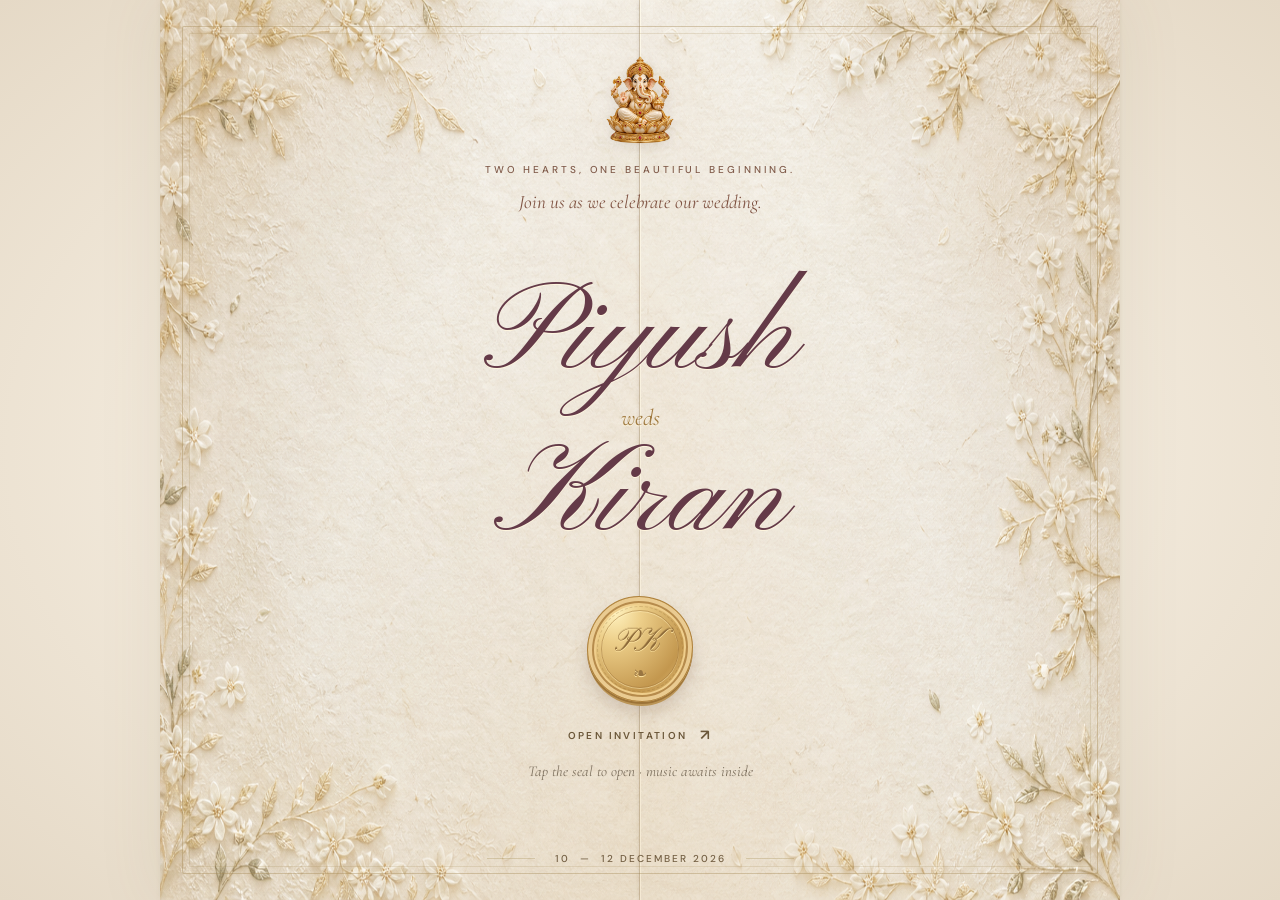
<file: index.html>
<!doctype html>
<html lang="en">
  <head>
    <meta charset="utf-8">
    <meta name="viewport" content="width=device-width, initial-scale=1, viewport-fit=cover">
    <meta name="theme-color" content="#f7f1e5">
    <meta name="description" content="Celebrate the wedding of Piyush and Kiran — 10 to 12 December 2026.">
    <title>Piyush weds Kiran — A Wedding Invitation</title>
    <link rel="preconnect" href="https://fonts.googleapis.com">
    <link rel="preconnect" href="https://fonts.gstatic.com" crossorigin>
    <link href="https://fonts.googleapis.com/css2?family=Bodoni+Moda:opsz,ital,wght@6..96,0,400;6..96,0,500;6..96,0,600;6..96,1,400;6..96,1,500&family=Cormorant+Garamond:ital,wght@0,400;0,500;0,600;1,400;1,500;1,600&family=DM+Sans:opsz,wght@9..40,400;9..40,500;9..40,600;9..40,700&family=Marcellus&family=Pinyon+Script&display=swap" rel="stylesheet">
    <link rel="stylesheet" href="assets/rebuild.css?v=swipe-story-10">
    <link rel="stylesheet" href="assets/door-entrance.css?v=swipe-story-10">
    <link rel="stylesheet" href="assets/ivory-celebrations.css?v=swipe-story-10">
    <link rel="stylesheet" href="assets/final-refinements.css?v=swipe-story-10">
    <link rel="stylesheet" href="assets/couple-and-numerals.css?v=swipe-story-10">
    <link rel="stylesheet" href="assets/story-garden.css?v=swipe-story-10">
    <link rel="stylesheet" href="assets/swipe-story.css?v=swipe-story-10">
    <link rel="stylesheet" href="assets/poetic-story.css?v=poetic-story-12">
  </head>
  <body>
    <audio id="weddingMusic" preload="metadata" loop>
      <source src="music/wedding.mp3" type="audio/mpeg">
    </audio>
    <canvas id="snow" aria-hidden="true"></canvas>
    <canvas id="fireworks" aria-hidden="true"></canvas>

    <button id="soundButton" class="sound-button hidden" type="button" aria-label="Play music">
      <span aria-hidden="true">♫</span><i>Music</i>
    </button>

    <section id="openingScreen" class="screen opening-screen door-entrance" aria-label="Wedding invitation introduction">
      <div class="door-surround" aria-hidden="true"></div>
      <div class="invitation-doors" aria-hidden="true">
        <div class="door-leaf door-left"><span class="door-border"></span></div>
        <div class="door-leaf door-right"><span class="door-border"></span></div>
      </div>
      <div class="envelope-shower" aria-hidden="true">
        <span class="falling-blossom" style="--x:7%;--delay:-0.0s;--duration:13s;--drift:-52px;--size:14px;--spin:180deg"></span>
        <span class="falling-blossom" style="--x:44%;--delay:-1.7s;--duration:16s;--drift:-26px;--size:21px;--spin:209deg"></span>
        <span class="falling-blossom" style="--x:81%;--delay:-3.4s;--duration:19s;--drift:0px;--size:15px;--spin:238deg"></span>
        <span class="falling-blossom" style="--x:18%;--delay:-5.1s;--duration:13s;--drift:26px;--size:22px;--spin:267deg"></span>
        <span class="falling-blossom" style="--x:55%;--delay:-6.8s;--duration:16s;--drift:52px;--size:16px;--spin:296deg"></span>
        <span class="falling-blossom" style="--x:92%;--delay:-8.5s;--duration:19s;--drift:-52px;--size:23px;--spin:325deg"></span>
        <span class="falling-blossom" style="--x:29%;--delay:-10.2s;--duration:13s;--drift:-26px;--size:17px;--spin:354deg"></span>
        <span class="falling-blossom" style="--x:66%;--delay:-11.9s;--duration:16s;--drift:0px;--size:24px;--spin:383deg"></span>
        <span class="falling-blossom" style="--x:3%;--delay:-13.6s;--duration:19s;--drift:26px;--size:18px;--spin:412deg"></span>
        <span class="falling-blossom" style="--x:40%;--delay:-15.3s;--duration:13s;--drift:52px;--size:25px;--spin:441deg"></span>
        <span class="falling-blossom" style="--x:77%;--delay:-17.0s;--duration:16s;--drift:-52px;--size:19px;--spin:470deg"></span>
        <span class="falling-blossom" style="--x:14%;--delay:-18.7s;--duration:19s;--drift:-26px;--size:26px;--spin:499deg"></span>
        <span class="falling-blossom" style="--x:51%;--delay:-20.4s;--duration:13s;--drift:0px;--size:20px;--spin:528deg"></span>
        <span class="falling-blossom" style="--x:88%;--delay:-22.1s;--duration:16s;--drift:26px;--size:14px;--spin:557deg"></span>
        <span class="falling-blossom" style="--x:25%;--delay:-23.8s;--duration:19s;--drift:52px;--size:21px;--spin:586deg"></span>
        <span class="falling-blossom" style="--x:62%;--delay:-25.5s;--duration:13s;--drift:-52px;--size:15px;--spin:615deg"></span>
        <span class="falling-blossom" style="--x:99%;--delay:-27.2s;--duration:16s;--drift:-26px;--size:22px;--spin:644deg"></span>
        <span class="falling-blossom" style="--x:36%;--delay:-28.9s;--duration:19s;--drift:0px;--size:16px;--spin:673deg"></span>
        <span class="falling-blossom" style="--x:73%;--delay:-30.6s;--duration:13s;--drift:26px;--size:23px;--spin:702deg"></span>
        <span class="falling-blossom" style="--x:10%;--delay:-32.3s;--duration:16s;--drift:52px;--size:17px;--spin:731deg"></span>
        <span class="envelope-glint" style="--x:13%;--y:7%;--delay:-0.0s;--duration:4s"></span>
        <span class="envelope-glint" style="--x:42%;--y:30%;--delay:-0.6s;--duration:5s"></span>
        <span class="envelope-glint" style="--x:71%;--y:53%;--delay:-1.2s;--duration:6s"></span>
        <span class="envelope-glint" style="--x:0%;--y:76%;--delay:-1.8s;--duration:7s"></span>
        <span class="envelope-glint" style="--x:29%;--y:4%;--delay:-2.4s;--duration:4s"></span>
        <span class="envelope-glint" style="--x:58%;--y:27%;--delay:-3.0s;--duration:5s"></span>
        <span class="envelope-glint" style="--x:87%;--y:50%;--delay:-3.6s;--duration:6s"></span>
        <span class="envelope-glint" style="--x:16%;--y:73%;--delay:-4.2s;--duration:7s"></span>
        <span class="envelope-glint" style="--x:45%;--y:1%;--delay:-4.8s;--duration:4s"></span>
        <span class="envelope-glint" style="--x:74%;--y:24%;--delay:-5.4s;--duration:5s"></span>
        <span class="envelope-glint" style="--x:3%;--y:47%;--delay:-6.0s;--duration:6s"></span>
        <span class="envelope-glint" style="--x:32%;--y:70%;--delay:-6.6s;--duration:7s"></span>
      </div>
      <main id="openingMessage" class="entrance-content">
        <header class="entrance-heading">
          <img class="ganpati-art envelope-ganpati" src="assets/ganpati.png" alt="Lord Ganesha" width="96" height="112" decoding="async">
          <p class="entrance-eyebrow">Two hearts, one beautiful beginning.</p>
          <p class="entrance-intro">Join us as we celebrate our wedding.</p>
        </header>
        <h1 class="entrance-names" aria-label="Piyush weds Kiran">
          <span>Piyush</span><em>weds</em><span>Kiran</span>
        </h1>
        <div class="entrance-action">
          <button id="continueJourney" class="seal-button" type="button" aria-label="Open the wedding invitation" aria-controls="authScreen" aria-describedby="openingHint">
            <span class="wax-seal" aria-hidden="true"><span class="seal-monogram">PK</span><span class="seal-sprig">❧</span><span class="seal-gloss"></span></span>
            <span class="seal-caption">Open invitation <span aria-hidden="true">↗</span></span>
          </button>
          <p id="openingHint" class="entrance-hint">Tap the seal to open · music awaits inside</p>
        </div>
        <footer class="entrance-footer">
          <span class="entrance-line" aria-hidden="true"></span>
          <p>10 <span>—</span> 12 December 2026</p>
          <span class="entrance-line" aria-hidden="true"></span>
        </footer>
      </main>
      <p id="openingStatus" class="visually-hidden" role="status" aria-live="polite"></p>
    </section>

    <section id="authScreen" class="screen reveal-page auth-screen hidden" aria-label="Open your invitation">
      <div class="ambient-lanterns" aria-hidden="true"><span class="lantern"></span><span class="lantern"></span><span class="lantern"></span></div>
      <div class="screen-shell">
        <div class="screen-intro">
          <p class="eyebrow">A celebration of love and togetherness</p>
          <p class="top-names">Piyush <span>weds</span> Kiran</p>
        </div>
        <article class="reveal-invitation login-card">
          <p class="eyebrow">A reserved place at our celebration</p>
          <div class="reveal-rule" aria-hidden="true"><span>✦</span></div>
          <h1>Open your<br><em>invitation</em></h1>
          <p class="login-copy">Your personal invitation awaits behind a six-digit code.</p>
          <form id="pinForm" class="pin-form" novalidate>
            <label for="pin">Invitation code</label>
            <input id="pin" name="pin" type="text" inputmode="numeric" pattern="[0-9]{6}" autocomplete="one-time-code" maxlength="6" placeholder="Enter six digits" aria-describedby="authError">
            <button class="action-button" type="submit"><span>Open my invitation</span><b aria-hidden="true">→</b></button>
            <p id="authError" class="form-message" role="alert" aria-live="polite"></p>
          </form>
          <div class="mini-countdown" aria-label="Countdown to wedding celebrations">
            <p>Counting down to forever</p>
            <div id="landingCountdown">
              <span><b>00</b><small>Days</small></span>
              <span><b>00</b><small>Hours</small></span>
              <span><b>00</b><small>Minutes</small></span>
              <span><b>00</b><small>Seconds</small></span>
            </div>
          </div>
        </article>
      </div>
    </section>

    <main id="invitation" class="invitation reveal-page hidden" aria-live="polite">
      <div class="ambient-lanterns invitation-lanterns" aria-hidden="true"><span class="lantern"></span><span class="lantern"></span><span class="lantern"></span></div>
      <section class="guest-hero cinema-section">
        <div class="screen-shell">
          <article class="reveal-invitation personal-card">
            <img class="ganpati-art invitation-ganpati" src="assets/ganpati.png" alt="Lord Ganesha" width="96" height="112" loading="lazy" decoding="async">
            <p class="eyebrow">With the blessings of God and our families</p>
            <div class="reveal-rule" aria-hidden="true"><span>✦</span></div>
            <p id="personalGreeting" class="personal-greeting">Dear Guest</p>
            <p class="guest-invite-copy">With love and joy, we invite you to join us as we begin our forever.</p>
            <div class="personal-identity">
            <div class="display-names smaller">
              <strong>Piyush</strong>
              <span class="parent-names">(S/o Smt. Savita Bhalla and <br>Sh. Arvinder Bhalla)</span>
              <span class="amp">weds</span>
              <strong>Kiran</strong>
              <span class="parent-names">(D/o Smt. Sita Chauhan and <br>Late Sh. Balbir Singh Chauhan)</span>
            </div>
              <div class="couple-portrait animated-portrait" aria-hidden="true">
                <span class="couple-halo"></span>
                <img src="assets/couple-wedding-attire.png" alt="" width="512" height="768" loading="lazy" decoding="async">
                <span class="couple-spark couple-spark-one">✧</span><span class="couple-spark couple-spark-two">✦</span>
              </div>
            </div>
            <p class="event-date">10 — 12 December 2026</p>
            <p class="reveal-copy">Your invitation has been prepared with love. We cannot wait to celebrate with you.</p>
            <a class="action-button scroll-link" href="#celebrations"><span>View event details</span><b aria-hidden="true">↓</b></a>
          </article>
        </div>
      </section>

      <section class="countdown-band cinema-section" aria-labelledby="countdown-title">
        <div class="section-heading compact">
          <h2 id="countdown-title">Every moment<br><em>draws closer</em></h2>
          <p class="eyebrow countdown-caption">The celebration begins in…</p>
        </div>
        <div id="countdown" class="grand-countdown" aria-label="Countdown to 12 December 2026 at 9 PM">
          <span><b>00</b><small>Days</small></span>
          <span><b>00</b><small>Hours</small></span>
          <span><b>00</b><small>Minutes</small></span>
          <span><b>00</b><small>Seconds</small></span>
        </div>
      </section>

      <section id="celebrations" class="celebrations cinema-section" aria-labelledby="celebrations-title">
        <header class="section-heading">
          <p class="eyebrow">Your invitation itinerary</p>
          <h2 id="celebrations-title">The Wedding <em>Festivities</em></h2>
          <p>A little colour, a little music, and so much love. Here are the celebrations we look forward to sharing with you.</p>
        </header>
        <div class="events-carousel" role="region" aria-roledescription="carousel" aria-label="Invited wedding events">
          <div id="eventNavigation" class="event-navigation" hidden>
            <p class="swipe-hint"><span aria-hidden="true">↔</span> <span class="touch-hint">Swipe to explore</span><span class="desktop-hint">Explore your itinerary</span></p>
            <div class="event-arrows"><button id="eventPrevious" type="button" aria-label="Previous events" aria-controls="eventList">←</button><button id="eventNext" type="button" aria-label="Next events" aria-controls="eventList">→</button></div>
          </div>
          <div id="eventList" class="event-list"></div>
          <div id="eventPagination" class="event-pagination" hidden><div id="eventDots" class="event-dots" aria-label="Choose events"></div><p id="eventPosition" class="event-position" role="status" aria-live="polite" aria-atomic="true"></p></div>
        </div>
      </section>

      <section class="story-section cinema-section" aria-labelledby="story-title">
        <div class="story-layout">
          <header class="section-heading story-heading">
            <div class="story-emblem" aria-hidden="true"><svg viewBox="0 0 160 90" xmlns="http://www.w3.org/2000/svg"><circle cx="62" cy="46" r="26"/><circle cx="98" cy="46" r="26"/><path d="M80 9L83 17L91 20L83 23L80 31L77 23L69 20L77 17ZM17 47H29M131 47H143M25 38L31 42M25 56L31 52M129 42L135 38M129 52L135 56"/></svg></div>
            <p class="eyebrow">A story, written together</p>
            <h2 id="story-title">From friendship<br>to <em>forever</em></h2>
            <p>One shared path, many milestones, and a promise to keep choosing each other.</p>
          </header>
          <ol class="story-timeline poetic-timeline">
            <li class="poetic-chapter">
              <svg class="story-linework" viewBox="0 0 600 420" preserveAspectRatio="none" aria-hidden="true" focusable="false"><path d="M52 380V110Q52 45 120 45H480Q548 45 548 110V380ZM72 365V115Q72 66 125 66H475Q528 66 528 115V365 M35 380H565 M235 45V27L300 8L365 27V45 M280 30H320"/></svg>
              <div class="poetic-copy"><time datetime="2015">2015</time><h3>Where our paths met</h3><p>In the corridors of our MSc, we found a friendship in 2015. Quietly, a shared chapter began—one that would become our story.</p><span class="story-flourish" aria-hidden="true">✧</span></div>
            </li>
            <li class="poetic-chapter">
              <svg class="story-linework" viewBox="0 0 600 420" preserveAspectRatio="none" aria-hidden="true" focusable="false"><path d="M300 72Q180 35 45 60V365Q180 340 300 385Q420 340 555 365V60Q420 35 300 72 M300 72V105 M300 350V385 M60 80V345 M540 80V345 M270 48Q270 24 300 42Q330 24 330 48Q330 65 300 80Q270 65 270 48"/></svg>
              <div class="poetic-copy"><time datetime="2017">2017</time><h3>The beginning of us</h3><p>On the day of our last MSc exam, she said yes to a committed relationship. One chapter closed; the story of us opened.</p><span class="story-flourish" aria-hidden="true">✧</span></div>
            </li>
            <li class="poetic-chapter">
              <svg class="story-linework" viewBox="0 0 600 420" preserveAspectRatio="none" aria-hidden="true" focusable="false"><path d="M55 380V115L300 20L545 115V380ZM80 360V130 M520 130V360 M225 50V25H190V65 M250 380V352H350V380 M282 81Q282 61 300 75Q318 61 318 81Q318 94 300 105Q282 94 282 81"/></svg>
              <div class="poetic-copy"><time datetime="2019">2019</time><h3>A life woven together</h3><p>In 2019, we began our PhDs together. Through research, learning and shared dreams, we continued to grow side by side.</p><span class="story-flourish" aria-hidden="true">✧</span></div>
            </li>
            <li class="poetic-chapter">
              <svg class="story-linework" viewBox="0 0 600 420" preserveAspectRatio="none" aria-hidden="true" focusable="false"><path d="M50 350V115Q50 35 130 35H470Q550 35 550 115V350 M35 354Q65 330 95 354T155 354T215 354T275 354T335 354T395 354T455 354T515 354T575 354 M35 375Q65 351 95 375T155 375T215 375T275 375T335 375T395 375T455 375T515 375T575 375 M280 76A20 20 0 1 0 320 76 M282 54L300 35L318 54L300 72Z"/></svg>
              <div class="poetic-copy"><time datetime="2024-07">July 2024</time><h3>Where the sea heard yes</h3><p>On a beach in Quy Nhon, Vietnam, I asked her to marry me. She said yes, and the waves carried the beginning of our forever.</p><span class="story-flourish" aria-hidden="true">✧</span></div>
            </li>
            <li class="poetic-chapter">
              <svg class="story-linework" viewBox="0 0 600 420" preserveAspectRatio="none" aria-hidden="true" focusable="false"><path d="M55 380V105H545V380 M35 380H565 M35 105L300 20L565 105Z M80 120V365 M520 120V365 M55 105Q110 150 165 105Q220 150 275 105 M325 105Q380 150 435 105Q490 150 545 105 M288 72A14 14 0 1 0 288 100A14 14 0 1 0 288 72 M312 72A14 14 0 1 0 312 100A14 14 0 1 0 312 72"/></svg>
              <div class="poetic-copy"><time datetime="2024-11">November 2024</time><h3>Two families, one promise</h3><p>Our Roka brought our families together in November. Surrounded by their love, our promise found a place in all their hearts.</p><span class="story-flourish" aria-hidden="true">✧</span></div>
            </li>
            <li class="poetic-chapter">
              <svg class="story-linework" viewBox="0 0 600 420" preserveAspectRatio="none" aria-hidden="true" focusable="false"><path d="M80 50H510Q545 50 545 80V350Q545 380 510 380H80Q50 380 50 350V80Q50 50 80 50 M80 50V350Q80 380 50 350 M80 350H520 M240 68L300 40L360 68L300 96Z M265 83V103Q300 125 335 103V83 M360 68V114 M365 114L360 130L355 114 M480 350V400L497 387L514 400V350"/></svg>
              <div class="poetic-copy"><time datetime="2025">2025</time><h3>Two doctors, one dream</h3><p>In 2025, we earned our PhD degrees and became doctors together. Years of work became a shared joy—another dream reached hand in hand.</p><span class="story-flourish" aria-hidden="true">✧</span></div>
            </li>
          </ol>
        </div>
      </section>

      <section class="rsvp-section cinema-section" aria-labelledby="rsvp-title">
        <div class="rsvp-intro">
          <p class="eyebrow">Kindly respond</p>
          <h2 id="rsvp-title">We Look Forward to<br><em>Celebrating With You</em></h2>
          <p>Your response helps us prepare a beautiful celebration for you.</p>
        </div>
        <article class="reveal-invitation rsvp-card">
          <form id="rsvpForm">
            <div class="form-field wide">
              <label for="attending">Will you be joining us?</label>
              <select id="attending" name="attending" required>
                <option value="">Select your response</option>
                <option value="yes">With joy, I will attend</option>
                <option value="no">With regret, I will not be able to attend</option>
              </select>
            </div>
            <div class="form-field wide">
              <label for="rsvpName">Name</label>
              <input id="rsvpName" name="name" type="text" autocomplete="name" required>
            </div>
            <div id="attendanceDetails" class="attendance-details">
              <div class="form-field">
                <label for="arrivalDate">Date of arrival</label>
                <input id="arrivalDate" name="arrivalDate" type="date">
              </div>
              <div class="form-field">
                <label for="guests">Number of people</label>
                <input id="guests" name="guests" type="number" min="1" max="20" inputmode="numeric">
              </div>
              <fieldset class="meal-field">
                <legend>Meal preference</legend>
                <div class="meal-options">
                  <label class="meal-option veg"><input type="radio" name="mealPreference" value="Veg"><span><i aria-hidden="true"></i>Veg</span></label>
                  <label class="meal-option nonveg"><input type="radio" name="mealPreference" value="Non-veg"><span><i aria-hidden="true"></i>Non-veg</span></label>
                </div>
              </fieldset>
            </div>
            <div class="form-field wide">
              <label for="message">Message for the couple</label>
              <textarea id="message" name="message" rows="4" placeholder="Share your wishes…"></textarea>
            </div>
            <button class="action-button submit-rsvp" type="submit"><span>Send RSVP</span><b aria-hidden="true">→</b></button>
          </form>
          <div class="rsvp-actions">
            <button id="editRsvp" class="text-button hidden" type="button">Edit my RSVP</button>
            <button id="clearRsvp" class="text-button hidden" type="button">Clear my RSVP</button>
          </div>
          <p id="rsvpStatus" class="form-message status-message" aria-live="polite"></p>
        </article>
      </section>

      <footer class="site-footer cinema-section">
        <img class="footer-together" src="assets/footer-together.png" alt="Piyush and Kiran walking hand in hand into their next chapter" width="1024" height="1536" loading="lazy" decoding="async">
        <p class="footer-names">Piyush <span>weds</span> Kiran</p>
        <p>With love and gratitude, we look forward to celebrating with you.</p>
      </footer>
    </main>

    <script src="assets/event-designs.js?v=swipe-story-10" defer></script>
    <script src="assets/event-carousel.js?v=swipe-story-10" defer></script>
    <script src="assets/app.js?v=swipe-story-10" defer></script>
  </body>
</html>
</file>
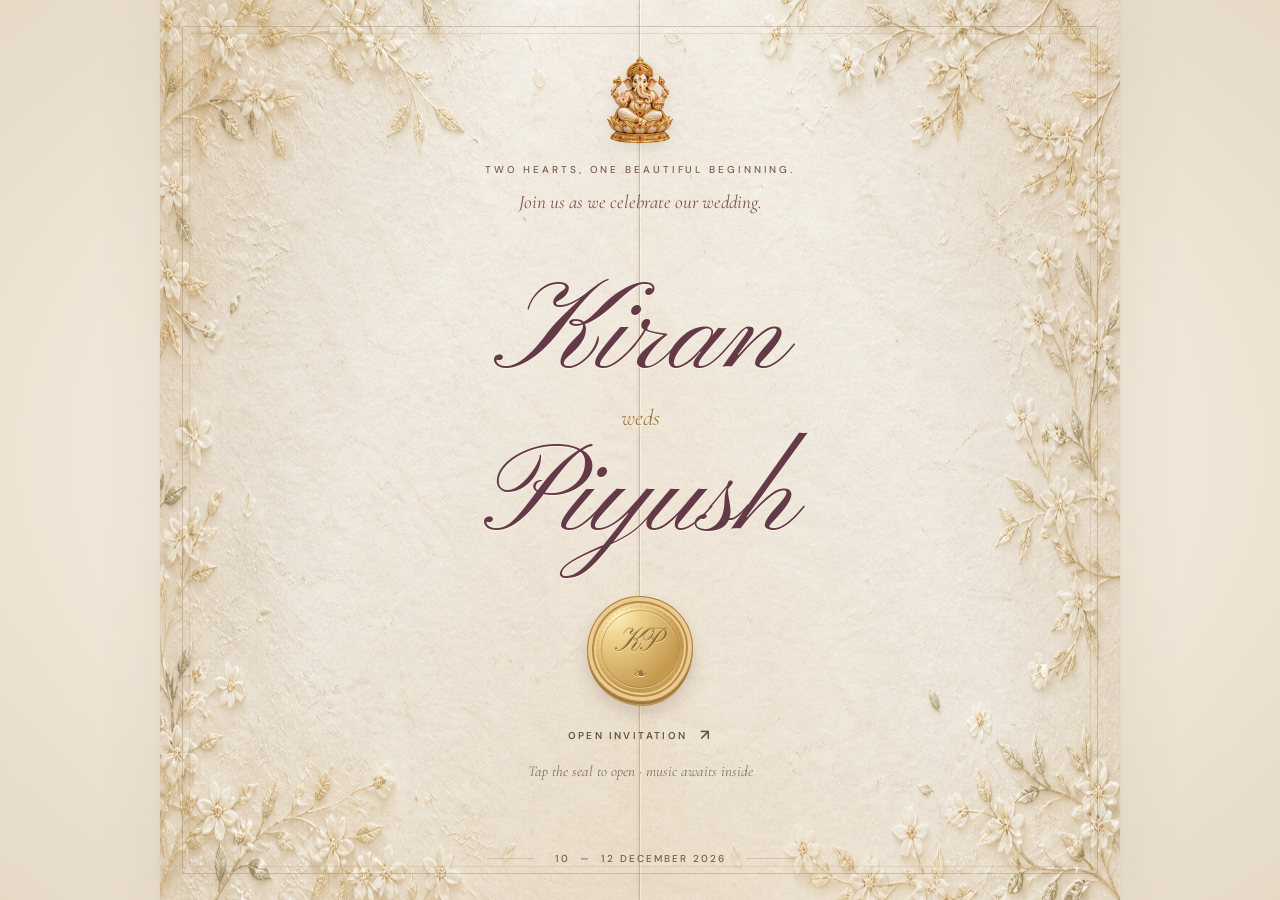
<file: bride/index.html>
<!doctype html>
<html lang="en">
  <head>
    <meta charset="utf-8">
    <meta name="viewport" content="width=device-width, initial-scale=1, viewport-fit=cover">
    <meta name="theme-color" content="#f7f1e5">
    <meta name="description" content="Celebrate the wedding of Kiran and Piyush — 10 to 12 December 2026.">
    <title>Kiran weds Piyush — A Wedding Invitation</title>
    <link rel="preconnect" href="https://fonts.googleapis.com">
    <link rel="preconnect" href="https://fonts.gstatic.com" crossorigin>
    <link href="https://fonts.googleapis.com/css2?family=Bodoni+Moda:opsz,ital,wght@6..96,0,400;6..96,0,500;6..96,0,600;6..96,1,400;6..96,1,500&family=Cormorant+Garamond:ital,wght@0,400;0,500;0,600;1,400;1,500;1,600&family=DM+Sans:opsz,wght@9..40,400;9..40,500;9..40,600;9..40,700&family=Marcellus&family=Pinyon+Script&display=swap" rel="stylesheet">
    <link rel="stylesheet" href="../assets/rebuild.css?v=swipe-story-10">
    <link rel="stylesheet" href="../assets/door-entrance.css?v=swipe-story-10">
    <link rel="stylesheet" href="../assets/ivory-celebrations.css?v=swipe-story-10">
    <link rel="stylesheet" href="../assets/final-refinements.css?v=swipe-story-10">
    <link rel="stylesheet" href="../assets/couple-and-numerals.css?v=swipe-story-10">
    <link rel="stylesheet" href="../assets/story-garden.css?v=swipe-story-10">
    <link rel="stylesheet" href="../assets/swipe-story.css?v=swipe-story-10">
    <link rel="stylesheet" href="../assets/poetic-story.css?v=poetic-story-12">
  </head>
  <body data-invitation-side="bride">
    <audio id="weddingMusic" preload="metadata" loop>
      <source src="../music/wedding.mp3" type="audio/mpeg">
    </audio>
    <canvas id="snow" aria-hidden="true"></canvas>
    <canvas id="fireworks" aria-hidden="true"></canvas>

    <button id="soundButton" class="sound-button hidden" type="button" aria-label="Play music">
      <span aria-hidden="true">♫</span><i>Music</i>
    </button>

    <section id="openingScreen" class="screen opening-screen door-entrance" aria-label="Wedding invitation introduction">
      <div class="door-surround" aria-hidden="true"></div>
      <div class="invitation-doors" aria-hidden="true">
        <div class="door-leaf door-left"><span class="door-border"></span></div>
        <div class="door-leaf door-right"><span class="door-border"></span></div>
      </div>
      <div class="envelope-shower" aria-hidden="true">
        <span class="falling-blossom" style="--x:7%;--delay:-0.0s;--duration:13s;--drift:-52px;--size:14px;--spin:180deg"></span>
        <span class="falling-blossom" style="--x:44%;--delay:-1.7s;--duration:16s;--drift:-26px;--size:21px;--spin:209deg"></span>
        <span class="falling-blossom" style="--x:81%;--delay:-3.4s;--duration:19s;--drift:0px;--size:15px;--spin:238deg"></span>
        <span class="falling-blossom" style="--x:18%;--delay:-5.1s;--duration:13s;--drift:26px;--size:22px;--spin:267deg"></span>
        <span class="falling-blossom" style="--x:55%;--delay:-6.8s;--duration:16s;--drift:52px;--size:16px;--spin:296deg"></span>
        <span class="falling-blossom" style="--x:92%;--delay:-8.5s;--duration:19s;--drift:-52px;--size:23px;--spin:325deg"></span>
        <span class="falling-blossom" style="--x:29%;--delay:-10.2s;--duration:13s;--drift:-26px;--size:17px;--spin:354deg"></span>
        <span class="falling-blossom" style="--x:66%;--delay:-11.9s;--duration:16s;--drift:0px;--size:24px;--spin:383deg"></span>
        <span class="falling-blossom" style="--x:3%;--delay:-13.6s;--duration:19s;--drift:26px;--size:18px;--spin:412deg"></span>
        <span class="falling-blossom" style="--x:40%;--delay:-15.3s;--duration:13s;--drift:52px;--size:25px;--spin:441deg"></span>
        <span class="falling-blossom" style="--x:77%;--delay:-17.0s;--duration:16s;--drift:-52px;--size:19px;--spin:470deg"></span>
        <span class="falling-blossom" style="--x:14%;--delay:-18.7s;--duration:19s;--drift:-26px;--size:26px;--spin:499deg"></span>
        <span class="falling-blossom" style="--x:51%;--delay:-20.4s;--duration:13s;--drift:0px;--size:20px;--spin:528deg"></span>
        <span class="falling-blossom" style="--x:88%;--delay:-22.1s;--duration:16s;--drift:26px;--size:14px;--spin:557deg"></span>
        <span class="falling-blossom" style="--x:25%;--delay:-23.8s;--duration:19s;--drift:52px;--size:21px;--spin:586deg"></span>
        <span class="falling-blossom" style="--x:62%;--delay:-25.5s;--duration:13s;--drift:-52px;--size:15px;--spin:615deg"></span>
        <span class="falling-blossom" style="--x:99%;--delay:-27.2s;--duration:16s;--drift:-26px;--size:22px;--spin:644deg"></span>
        <span class="falling-blossom" style="--x:36%;--delay:-28.9s;--duration:19s;--drift:0px;--size:16px;--spin:673deg"></span>
        <span class="falling-blossom" style="--x:73%;--delay:-30.6s;--duration:13s;--drift:26px;--size:23px;--spin:702deg"></span>
        <span class="falling-blossom" style="--x:10%;--delay:-32.3s;--duration:16s;--drift:52px;--size:17px;--spin:731deg"></span>
        <span class="envelope-glint" style="--x:13%;--y:7%;--delay:-0.0s;--duration:4s"></span>
        <span class="envelope-glint" style="--x:42%;--y:30%;--delay:-0.6s;--duration:5s"></span>
        <span class="envelope-glint" style="--x:71%;--y:53%;--delay:-1.2s;--duration:6s"></span>
        <span class="envelope-glint" style="--x:0%;--y:76%;--delay:-1.8s;--duration:7s"></span>
        <span class="envelope-glint" style="--x:29%;--y:4%;--delay:-2.4s;--duration:4s"></span>
        <span class="envelope-glint" style="--x:58%;--y:27%;--delay:-3.0s;--duration:5s"></span>
        <span class="envelope-glint" style="--x:87%;--y:50%;--delay:-3.6s;--duration:6s"></span>
        <span class="envelope-glint" style="--x:16%;--y:73%;--delay:-4.2s;--duration:7s"></span>
        <span class="envelope-glint" style="--x:45%;--y:1%;--delay:-4.8s;--duration:4s"></span>
        <span class="envelope-glint" style="--x:74%;--y:24%;--delay:-5.4s;--duration:5s"></span>
        <span class="envelope-glint" style="--x:3%;--y:47%;--delay:-6.0s;--duration:6s"></span>
        <span class="envelope-glint" style="--x:32%;--y:70%;--delay:-6.6s;--duration:7s"></span>
      </div>
      <main id="openingMessage" class="entrance-content">
        <header class="entrance-heading">
          <img class="ganpati-art envelope-ganpati" src="../assets/ganpati.png" alt="Lord Ganesha" width="96" height="112" decoding="async">
          <p class="entrance-eyebrow">Two hearts, one beautiful beginning.</p>
          <p class="entrance-intro">Join us as we celebrate our wedding.</p>
        </header>
        <h1 class="entrance-names" aria-label="Kiran weds Piyush">
          <span>Kiran</span><em>weds</em><span>Piyush</span>
        </h1>
        <div class="entrance-action">
          <button id="continueJourney" class="seal-button" type="button" aria-label="Open the wedding invitation" aria-controls="authScreen" aria-describedby="openingHint">
            <span class="wax-seal" aria-hidden="true"><span class="seal-monogram">KP</span><span class="seal-sprig">❧</span><span class="seal-gloss"></span></span>
            <span class="seal-caption">Open invitation <span aria-hidden="true">↗</span></span>
          </button>
          <p id="openingHint" class="entrance-hint">Tap the seal to open · music awaits inside</p>
        </div>
        <footer class="entrance-footer">
          <span class="entrance-line" aria-hidden="true"></span>
          <p>10 <span>—</span> 12 December 2026</p>
          <span class="entrance-line" aria-hidden="true"></span>
        </footer>
      </main>
      <p id="openingStatus" class="visually-hidden" role="status" aria-live="polite"></p>
    </section>

    <section id="authScreen" class="screen reveal-page auth-screen hidden" aria-label="Open your invitation">
      <div class="ambient-lanterns" aria-hidden="true"><span class="lantern"></span><span class="lantern"></span><span class="lantern"></span></div>
      <div class="screen-shell">
        <div class="screen-intro">
          <p class="eyebrow">A celebration of love and togetherness</p>
          <p class="top-names">Kiran <span>weds</span> Piyush</p>
        </div>
        <article class="reveal-invitation login-card">
          <p class="eyebrow">A reserved place at our celebration</p>
          <div class="reveal-rule" aria-hidden="true"><span>✦</span></div>
          <h1>Open your<br><em>invitation</em></h1>
          <p class="login-copy">Your personal invitation awaits behind a six-digit code.</p>
          <form id="pinForm" class="pin-form" novalidate>
            <label for="pin">Invitation code</label>
            <input id="pin" name="pin" type="text" inputmode="numeric" pattern="[0-9]{6}" autocomplete="one-time-code" maxlength="6" placeholder="Enter six digits" aria-describedby="authError">
            <button class="action-button" type="submit"><span>Open my invitation</span><b aria-hidden="true">→</b></button>
            <p id="authError" class="form-message" role="alert" aria-live="polite"></p>
          </form>
          <div class="mini-countdown" aria-label="Countdown to wedding celebrations">
            <p>Counting down to forever</p>
            <div id="landingCountdown">
              <span><b>00</b><small>Days</small></span>
              <span><b>00</b><small>Hours</small></span>
              <span><b>00</b><small>Minutes</small></span>
              <span><b>00</b><small>Seconds</small></span>
            </div>
          </div>
        </article>
      </div>
    </section>

    <main id="invitation" class="invitation reveal-page hidden" aria-live="polite">
      <div class="ambient-lanterns invitation-lanterns" aria-hidden="true"><span class="lantern"></span><span class="lantern"></span><span class="lantern"></span></div>
      <section class="guest-hero cinema-section">
        <div class="screen-shell">
          <article class="reveal-invitation personal-card">
            <img class="ganpati-art invitation-ganpati" src="../assets/ganpati.png" alt="Lord Ganesha" width="96" height="112" loading="lazy" decoding="async">
            <p class="eyebrow">With the blessings of God and our families</p>
            <div class="reveal-rule" aria-hidden="true"><span>✦</span></div>
            <p id="personalGreeting" class="personal-greeting">Dear Guest</p>
            <p class="guest-invite-copy">With love and joy, we invite you to join us as we begin our forever.</p>
            <div class="personal-identity">
            <div class="display-names smaller">
              <strong>Kiran</strong>
              <span class="parent-names">(D/o Smt. Sita Chauhan and <br>Late Sh. Balbir Singh Chauhan)</span>
              <span class="amp">weds</span>
              <strong>Piyush</strong>
              <span class="parent-names">(S/o Smt. Savita Bhalla and <br>Sh. Arvinder Bhalla)</span>
            </div>
              <div class="couple-portrait animated-portrait" aria-hidden="true">
                <span class="couple-halo"></span>
                <img src="../assets/couple-wedding-attire.png" alt="" width="512" height="768" loading="lazy" decoding="async">
                <span class="couple-spark couple-spark-one">✧</span><span class="couple-spark couple-spark-two">✦</span>
              </div>
            </div>
            <p class="event-date">10 — 12 December 2026</p>
            <p class="reveal-copy">Your invitation has been prepared with love. We cannot wait to celebrate with you.</p>
            <a class="action-button scroll-link" href="#celebrations"><span>View event details</span><b aria-hidden="true">↓</b></a>
          </article>
        </div>
      </section>

      <section class="countdown-band cinema-section" aria-labelledby="countdown-title">
        <div class="section-heading compact">
          <h2 id="countdown-title">Every moment<br><em>draws closer</em></h2>
          <p class="eyebrow countdown-caption">The celebration begins in…</p>
        </div>
        <div id="countdown" class="grand-countdown" aria-label="Countdown to 12 December 2026 at 9 PM">
          <span><b>00</b><small>Days</small></span>
          <span><b>00</b><small>Hours</small></span>
          <span><b>00</b><small>Minutes</small></span>
          <span><b>00</b><small>Seconds</small></span>
        </div>
      </section>

      <section id="celebrations" class="celebrations cinema-section" aria-labelledby="celebrations-title">
        <header class="section-heading">
          <p class="eyebrow">Your invitation itinerary</p>
          <h2 id="celebrations-title">The Wedding <em>Festivities</em></h2>
          <p>A little colour, a little music, and so much love. Here are the celebrations we look forward to sharing with you.</p>
        </header>
        <div class="events-carousel" role="region" aria-roledescription="carousel" aria-label="Invited wedding events">
          <div id="eventNavigation" class="event-navigation" hidden>
            <p class="swipe-hint"><span aria-hidden="true">↔</span> <span class="touch-hint">Swipe to explore</span><span class="desktop-hint">Explore your itinerary</span></p>
            <div class="event-arrows"><button id="eventPrevious" type="button" aria-label="Previous events" aria-controls="eventList">←</button><button id="eventNext" type="button" aria-label="Next events" aria-controls="eventList">→</button></div>
          </div>
          <div id="eventList" class="event-list"></div>
          <div id="eventPagination" class="event-pagination" hidden><div id="eventDots" class="event-dots" aria-label="Choose events"></div><p id="eventPosition" class="event-position" role="status" aria-live="polite" aria-atomic="true"></p></div>
        </div>
      </section>

      <section class="story-section cinema-section" aria-labelledby="story-title">
        <div class="story-layout">
          <header class="section-heading story-heading">
            <div class="story-emblem" aria-hidden="true"><svg viewBox="0 0 160 90" xmlns="http://www.w3.org/2000/svg"><circle cx="62" cy="46" r="26"/><circle cx="98" cy="46" r="26"/><path d="M80 9L83 17L91 20L83 23L80 31L77 23L69 20L77 17ZM17 47H29M131 47H143M25 38L31 42M25 56L31 52M129 42L135 38M129 52L135 56"/></svg></div>
            <p class="eyebrow">Our story, through my eyes</p>
            <h2 id="story-title">From friendship<br>to <em>forever</em></h2>
            <p>From meeting Piyush to building our dreams together—these are the moments that brought us here.</p>
          </header>
          <ol class="story-timeline poetic-timeline">
            <li class="poetic-chapter">
              <svg class="story-linework" viewBox="0 0 600 420" preserveAspectRatio="none" aria-hidden="true" focusable="false"><path d="M52 380V110Q52 45 120 45H480Q548 45 548 110V380ZM72 365V115Q72 66 125 66H475Q528 66 528 115V365 M35 380H565 M235 45V27L300 8L365 27V45 M280 30H320"/></svg>
              <div class="poetic-copy"><time datetime="2015">2015</time><h3>Where our paths met</h3><p>In the corridors of our MSc, I met Piyush in 2015. A friendship began, quietly becoming the first chapter of our story.</p><span class="story-flourish" aria-hidden="true">✧</span></div>
            </li>
            <li class="poetic-chapter">
              <svg class="story-linework" viewBox="0 0 600 420" preserveAspectRatio="none" aria-hidden="true" focusable="false"><path d="M300 72Q180 35 45 60V365Q180 340 300 385Q420 340 555 365V60Q420 35 300 72 M300 72V105 M300 350V385 M60 80V345 M540 80V345 M270 48Q270 24 300 42Q330 24 330 48Q330 65 300 80Q270 65 270 48"/></svg>
              <div class="poetic-copy"><time datetime="2017">2017</time><h3>The beginning of us</h3><p>On the day of our last MSc exam, I said yes to a committed relationship with Piyush. One chapter closed; the story of us opened.</p><span class="story-flourish" aria-hidden="true">✧</span></div>
            </li>
            <li class="poetic-chapter">
              <svg class="story-linework" viewBox="0 0 600 420" preserveAspectRatio="none" aria-hidden="true" focusable="false"><path d="M55 380V115L300 20L545 115V380ZM80 360V130 M520 130V360 M225 50V25H190V65 M250 380V352H350V380 M282 81Q282 61 300 75Q318 61 318 81Q318 94 300 105Q282 94 282 81"/></svg>
              <div class="poetic-copy"><time datetime="2019">2019</time><h3>A life woven together</h3><p>In 2019, Piyush and I began our PhDs together. Through research, learning and shared dreams, we continued to grow side by side.</p><span class="story-flourish" aria-hidden="true">✧</span></div>
            </li>
            <li class="poetic-chapter">
              <svg class="story-linework" viewBox="0 0 600 420" preserveAspectRatio="none" aria-hidden="true" focusable="false"><path d="M50 350V115Q50 35 130 35H470Q550 35 550 115V350 M35 354Q65 330 95 354T155 354T215 354T275 354T335 354T395 354T455 354T515 354T575 354 M35 375Q65 351 95 375T155 375T215 375T275 375T335 375T395 375T455 375T515 375T575 375 M280 76A20 20 0 1 0 320 76 M282 54L300 35L318 54L300 72Z"/></svg>
              <div class="poetic-copy"><time datetime="2024-07">July 2024</time><h3>Where the sea heard yes</h3><p>On a beach in Quy Nhon, Vietnam, Piyush asked me to marry him. I said yes, and the waves carried the beginning of our forever.</p><span class="story-flourish" aria-hidden="true">✧</span></div>
            </li>
            <li class="poetic-chapter">
              <svg class="story-linework" viewBox="0 0 600 420" preserveAspectRatio="none" aria-hidden="true" focusable="false"><path d="M55 380V105H545V380 M35 380H565 M35 105L300 20L565 105Z M80 120V365 M520 120V365 M55 105Q110 150 165 105Q220 150 275 105 M325 105Q380 150 435 105Q490 150 545 105 M288 72A14 14 0 1 0 288 100A14 14 0 1 0 288 72 M312 72A14 14 0 1 0 312 100A14 14 0 1 0 312 72"/></svg>
              <div class="poetic-copy"><time datetime="2024-11">November 2024</time><h3>Two families, one promise</h3><p>Our Roka brought our families together in November. Surrounded by their love, our promise found a place in all their hearts.</p><span class="story-flourish" aria-hidden="true">✧</span></div>
            </li>
            <li class="poetic-chapter">
              <svg class="story-linework" viewBox="0 0 600 420" preserveAspectRatio="none" aria-hidden="true" focusable="false"><path d="M80 50H510Q545 50 545 80V350Q545 380 510 380H80Q50 380 50 350V80Q50 50 80 50 M80 50V350Q80 380 50 350 M80 350H520 M240 68L300 40L360 68L300 96Z M265 83V103Q300 125 335 103V83 M360 68V114 M365 114L360 130L355 114 M480 350V400L497 387L514 400V350"/></svg>
              <div class="poetic-copy"><time datetime="2025">2025</time><h3>Two doctors, one dream</h3><p>In 2025, Piyush and I earned our PhD degrees and became doctors together. Years of work became a shared joy—another dream reached hand in hand.</p><span class="story-flourish" aria-hidden="true">✧</span></div>
            </li>
          </ol>
        </div>
      </section>

      <section class="rsvp-section cinema-section" aria-labelledby="rsvp-title">
        <div class="rsvp-intro">
          <p class="eyebrow">Kindly respond</p>
          <h2 id="rsvp-title">We Look Forward to<br><em>Celebrating With You</em></h2>
          <p>Your response helps us prepare a beautiful celebration for you.</p>
        </div>
        <article class="reveal-invitation rsvp-card">
          <form id="rsvpForm">
            <div class="form-field wide">
              <label for="attending">Will you be joining us?</label>
              <select id="attending" name="attending" required>
                <option value="">Select your response</option>
                <option value="yes">With joy, I will attend</option>
                <option value="no">With regret, I will not be able to attend</option>
              </select>
            </div>
            <div class="form-field wide">
              <label for="rsvpName">Name</label>
              <input id="rsvpName" name="name" type="text" autocomplete="name" required>
            </div>
            <div id="attendanceDetails" class="attendance-details">
              <div class="form-field">
                <label for="arrivalDate">Date of arrival</label>
                <input id="arrivalDate" name="arrivalDate" type="date">
              </div>
              <div class="form-field">
                <label for="guests">Number of people</label>
                <input id="guests" name="guests" type="number" min="1" max="20" inputmode="numeric">
              </div>
              <fieldset class="meal-field">
                <legend>Meal preference</legend>
                <div class="meal-options">
                  <label class="meal-option veg"><input type="radio" name="mealPreference" value="Veg"><span><i aria-hidden="true"></i>Veg</span></label>
                  <label class="meal-option nonveg"><input type="radio" name="mealPreference" value="Non-veg"><span><i aria-hidden="true"></i>Non-veg</span></label>
                </div>
              </fieldset>
            </div>
            <div class="form-field wide">
              <label for="message">Message for the couple</label>
              <textarea id="message" name="message" rows="4" placeholder="Share your wishes…"></textarea>
            </div>
            <button class="action-button submit-rsvp" type="submit"><span>Send RSVP</span><b aria-hidden="true">→</b></button>
          </form>
          <div class="rsvp-actions">
            <button id="editRsvp" class="text-button hidden" type="button">Edit my RSVP</button>
            <button id="clearRsvp" class="text-button hidden" type="button">Clear my RSVP</button>
          </div>
          <p id="rsvpStatus" class="form-message status-message" aria-live="polite"></p>
        </article>
      </section>

      <footer class="site-footer cinema-section">
        <img class="footer-together" src="../assets/footer-together.png" alt="Piyush and Kiran walking hand in hand into their next chapter" width="1024" height="1536" loading="lazy" decoding="async">
        <p class="footer-names">Kiran <span>weds</span> Piyush</p>
        <p>With love and gratitude, we look forward to celebrating with you.</p>
      </footer>
    </main>

    <script src="../assets/event-designs.js?v=swipe-story-10" defer></script>
    <script src="../assets/event-carousel.js?v=swipe-story-10" defer></script>
    <script src="../assets/app.js?v=swipe-story-10" defer></script>
  </body>
</html>
</file>
<file: assets/rebuild.css>
:root {
  --ink: #130d0d;
  --wine: #5c2428;
  --wine-deep: #2b1014;
  --silk: #8f3134;
  --gold: #efc464;
  --gold-soft: #f5d58c;
  --paper: #fbf1d5;
  --cream: #fff7e9;
  --muted: #d8c69f;
  --line: rgba(239, 196, 100, .64);
  --sans: "DM Sans", sans-serif;
  --display: "Bodoni Moda", Georgia, serif;
  --editorial: "Cormorant Garamond", Georgia, serif;
  --script: "Pinyon Script", "Apple Chancery", cursive;
}

* { box-sizing: border-box; }
html { scroll-behavior: smooth; -webkit-text-size-adjust: 100%; text-size-adjust: 100%; }
body { min-width: 320px; margin: 0; color: var(--paper); background: #0e0a09; font-family: var(--sans); overflow-x: hidden; }
button, input, select, textarea { font: inherit; }
button, select { cursor: pointer; }
button:disabled, input:disabled, select:disabled, textarea:disabled { cursor: default; opacity: .58; }
button, a { -webkit-tap-highlight-color: transparent; }
a { color: inherit; }
.hidden { display: none !important; }

#snow, #fireworks { pointer-events: none; position: fixed; inset: 0; z-index: 20; }
#snow { z-index: 22; }
#fireworks { z-index: 21; }

.reveal-page { isolation: isolate; position: relative; min-height: 100svh; overflow: hidden; background: #0e0a09; }
.reveal-page::before {
  position: absolute; z-index: -3; inset: 0; content: "";
  background:
    linear-gradient(90deg, rgba(17, 8, 7, .45), transparent 24% 76%, rgba(17, 8, 7, .45)),
    radial-gradient(ellipse at 50% 27%, transparent 8%, rgba(11, 7, 8, .18) 44%, rgba(7, 5, 6, .75) 100%),
    url("royal-palace-wedding.png") center / cover;
  animation: camera-push 16s ease-in-out infinite alternate; transform: scale(1.02);
}
.reveal-page::after { position: absolute; z-index: -1; inset: 15px; border: 1px solid rgba(235, 190, 91, .44); content: ""; pointer-events: none; }
.opening-screen::before { position: fixed; }
.invitation { overflow: visible; }
.invitation::before { position: fixed; }
.cinema-section { position: relative; }

.screen-shell { display: grid; place-items: center; min-height: 100svh; padding: 82px 22px 54px; }
.screen-intro { position: absolute; top: 42px; left: 50%; width: min(720px, calc(100% - 120px)); transform: translateX(-50%); text-align: center; text-shadow: 0 2px 13px #130707; }
.screen-intro .eyebrow { margin-bottom: 5px; }
.top-names { margin: 0; font: 500 clamp(1.05rem, 2vw, 1.45rem)/1 var(--editorial); letter-spacing: .035em; }
.top-names span { color: var(--gold); font-family: var(--display); }

.sound-button { position: fixed; z-index: 30; top: max(30px, env(safe-area-inset-top)); right: 34px; display: inline-flex; align-items: center; gap: 9px; min-height: 53px; padding: 12px 18px; border: 1px solid var(--line); background: rgba(21, 16, 15, .72); color: var(--paper); box-shadow: 0 12px 28px rgba(0, 0, 0, .23); backdrop-filter: blur(10px); transition: transform .25s ease, background .25s ease; }
.sound-button:hover { transform: translateY(-2px); background: rgba(91, 35, 38, .78); }
.sound-button span { color: var(--gold); font-size: 1.15rem; }
.sound-button i { font: 600 .91rem/1 var(--sans); font-style: normal; }

.reveal-stage { display: grid; place-items: center; min-height: 100svh; padding: 96px 20px 44px; }
.ambient-lanterns { position: absolute; z-index: 0; inset: 0; overflow: hidden; pointer-events: none; }
.reveal-stage > .reveal-invitation, .auth-screen .screen-shell { position: relative; z-index: 1; }
.invitation > :not(.ambient-lanterns) { position: relative; z-index: 1; }
.lantern { position: absolute; top: 0; width: 54px; height: 82px; border: 1px solid rgba(248, 203, 98, .72); border-radius: 7px 7px 14px 14px; background: radial-gradient(circle at 50% 47%, rgba(255, 239, 160, .96) 0 8%, rgba(236, 171, 69, .76) 23%, rgba(116, 51, 27, .2) 57%, transparent 74%); box-shadow: 0 20px 39px rgba(226, 153, 44, .34), inset 0 0 15px rgba(255, 233, 152, .32); transform-origin: 50% -65px; animation: lantern-sway 5.6s ease-in-out infinite alternate; }
.lantern::before { position: absolute; top: -70px; left: 50%; width: 1px; height: 70px; background: linear-gradient(transparent, rgba(248, 203, 98, .85)); content: ""; }
.lantern::after { position: absolute; inset: 8px; border: 1px solid rgba(255, 232, 168, .5); border-radius: 4px 4px 10px 10px; content: ""; }
.lantern:nth-child(1) { left: 8%; animation-delay: -1.1s; }
.lantern:nth-child(2) { left: calc(50% - 27px); top: -38px; transform: scale(.72); animation-delay: -3.4s; opacity: .82; }
.lantern:nth-child(3) { right: 9%; animation-delay: -2.2s; }
.invitation-lanterns { position: fixed; z-index: 0; height: 100svh; }
.invitation-lanterns .lantern:nth-child(2) { display: none; }
.reveal-silks { position: absolute; z-index: -1; inset: 0; overflow: hidden; pointer-events: none; }
.reveal-silk { position: absolute; top: -5%; width: 43%; height: 110%; overflow: hidden; background: linear-gradient(90deg, rgba(44, 13, 16, .94), rgba(124, 43, 40, .5) 48%, rgba(22, 6, 8, .9)), repeating-linear-gradient(90deg, rgba(255, 255, 255, .08) 0 1px, transparent 1px 26px); box-shadow: inset -20px 0 70px rgba(0, 0, 0, .42), 0 0 40px rgba(46, 4, 8, .35); transition: transform 2.05s cubic-bezier(.16,.78,.12,1), opacity 1.65s ease; }
.reveal-silk::before { position: absolute; inset: 0; background: linear-gradient(105deg, transparent 8%, rgba(255, 222, 142, .03) 36%, rgba(255, 235, 185, .20) 48%, rgba(255, 222, 142, .03) 60%, transparent 84%); content: ""; transform: translateX(-120%); animation: silk-sheen 5.5s ease-in-out infinite; }
.reveal-silk::after { position: absolute; top: 0; width: 4px; height: 100%; background: linear-gradient(180deg, transparent, rgba(255, 215, 115, .82) 15% 85%, transparent); box-shadow: 0 0 17px rgba(255, 199, 88, .62); content: ""; }
.reveal-silk.left::after { right: 0; }
.reveal-silk.right::after { right: 0; }
.reveal-silk.left { left: 0; transform-origin: left; }
.reveal-silk.right { right: 0; transform: scaleX(-1); transform-origin: right; }
.opening-exit .reveal-silk.left { transform: translateX(-112%) rotate(-3deg); opacity: .42; }
.opening-exit .reveal-silk.right { transform: translateX(112%) scaleX(-1) rotate(-3deg); opacity: .42; }
.opening-exit .opening-card { opacity: 0; transform: scale(.97) translateY(-18px); transition: opacity .75s ease .62s, transform .75s ease .62s; }

.reveal-invitation { display: grid; position: relative; width: min(670px, 100%); padding: clamp(31px, 6vw, 66px) clamp(26px, 7vw, 72px); border: 1px solid rgba(245, 205, 110, .75); border-radius: 48% 48% 3px 3px / 12% 12% 3px 3px; background: linear-gradient(145deg, rgba(30, 22, 18, .94), rgba(7, 7, 8, .80)), rgba(20, 17, 16, .72); box-shadow: 0 30px 80px rgba(0, 0, 0, .50), inset 0 0 0 9px rgba(240, 191, 89, .06); overflow: hidden; text-align: center; backdrop-filter: blur(8px); }
.reveal-invitation::before { display: grid; position: relative; z-index: 1; width: 42px; height: 42px; margin: 0 auto 22px; border: 1px solid rgba(239, 196, 100, .65); border-radius: 50%; color: var(--gold); content: "✦"; font-size: 1rem; line-height: 1; place-items: center; animation: soft-pulse 3.2s ease-in-out infinite; }
.reveal-invitation::after { position: absolute; inset: -35%; z-index: 0; background: radial-gradient(circle at 50% 35%, rgba(255, 226, 152, .11), transparent 31%), linear-gradient(115deg, transparent 35%, rgba(248, 212, 128, .08) 50%, transparent 64%); content: ""; transform: translateX(-24%); animation: card-lustre 9s ease-in-out infinite; pointer-events: none; }
.reveal-invitation > * { position: relative; z-index: 1; }
.opening-card { opacity: 0; transform: translateY(20px) scale(.985); transition: opacity .85s ease, transform .85s ease; }
.opening-card.is-visible { opacity: 1; transform: translateY(0) scale(1); }
.opening-card.is-visible .eyebrow { animation: ceremonial-rise .65s .12s both ease-out; }
.opening-card.is-visible .reveal-rule { animation: ceremonial-rise .65s .24s both ease-out; }
.opening-card.is-visible .display-names { animation: ceremonial-rise .8s .35s both cubic-bezier(.19,.78,.17,1); }
.opening-card.is-visible .event-date { animation: ceremonial-rise .6s .56s both ease-out; }
.opening-card.is-visible .reveal-copy { animation: ceremonial-rise .65s .68s both ease-out; }
.opening-card.is-visible .reveal-actions { animation: ceremonial-rise .65s .8s both ease-out; }
.eyebrow { margin: 0; color: var(--gold); font: 700 clamp(.66rem, 1.45vw, .8rem)/1.45 var(--sans); letter-spacing: .26em; text-transform: uppercase; }
.reveal-rule { display: flex; align-items: center; gap: 16px; width: min(100%, 390px); margin: 21px auto 25px; color: var(--gold); }
.reveal-rule::before, .reveal-rule::after { flex: 1; height: 1px; background: linear-gradient(90deg, transparent, var(--line)); content: ""; }
.reveal-rule::after { background: linear-gradient(90deg, var(--line), transparent); }
.reveal-rule span { font-size: .86rem; }
.display-names { display: grid; gap: 0; justify-items: center; }
.display-names strong { max-width: 100%; overflow-wrap: anywhere; color: var(--paper); font: 500 clamp(3.2rem, 9.8vw, 6.6rem)/.78 var(--display); letter-spacing: .025em; text-shadow: 0 3px 18px rgba(0,0,0,.38); }
.display-names .amp { position: relative; z-index: 1; margin: .01em 0 -.08em; color: var(--gold); font: 400 clamp(2.4rem, 6vw, 4rem)/.72 var(--script); font-style: normal; text-shadow: 0 2px 14px rgba(120, 58, 15, .35); }
.display-names.smaller strong { font-size: clamp(3rem, 8vw, 5.5rem); }
.reveal-invitation .event-date { margin: 27px 0 0; color: var(--gold-soft); font: 700 clamp(.74rem, 1.7vw, .95rem)/1.5 var(--sans); letter-spacing: .25em; text-transform: uppercase; }
.reveal-copy { max-width: 505px; margin: 27px auto 0; color: #f0e5cf; font: 400 clamp(1rem, 2.05vw, 1.2rem)/1.65 var(--editorial); }
.reveal-actions { display: grid; gap: 13px; justify-items: center; margin-top: 34px; }
.action-button { display: inline-flex; align-items: center; justify-content: space-between; gap: 28px; width: min(100%, 370px); min-height: 57px; padding: 14px 20px 14px 24px; border: 1px solid #f0c15c; border-radius: 2px; background: linear-gradient(90deg, #4b171d, #7a2e34 55%, #4b171d); color: #fff3d8; box-shadow: inset 0 0 0 4px rgba(255, 234, 180, .06), 0 10px 0 rgba(116, 67, 17, .62), 0 17px 33px rgba(0, 0, 0, .28); font: 700 .78rem/1 var(--sans); letter-spacing: .19em; text-decoration: none; text-transform: uppercase; transition: transform .23s ease, box-shadow .23s ease, filter .23s ease; }
.action-button:hover { filter: brightness(1.12); transform: translateY(-3px); box-shadow: inset 0 0 0 4px rgba(255, 234, 180, .10), 0 13px 0 rgba(116, 67, 17, .62), 0 20px 38px rgba(0, 0, 0, .35); }
.action-button:active { transform: translateY(3px); box-shadow: inset 0 0 0 4px rgba(255, 234, 180, .1), 0 5px 0 rgba(116, 67, 17, .62); }
.action-button b { color: var(--gold); font: 400 1.5rem/1 var(--display); }
.reveal-hint { color: #dacba9; font: 400 .82rem/1.5 var(--editorial); font-style: italic; }

.auth-screen { min-height: 100svh; }
.auth-screen::before { filter: saturate(.78) brightness(.72); }
.login-card { width: min(610px, 100%); animation: card-arrival .9s both ease-out; }
.login-card h1 { margin: 0; color: var(--paper); font: 400 clamp(2.6rem, 7vw, 4.7rem)/.9 var(--display); letter-spacing: .02em; }
.login-card h1 em { display: inline-block; margin-top: .08em; font-family: var(--script); font-size: 1.16em; line-height: .75; }
.login-card h1 em, .section-heading h2 em, .rsvp-intro h2 em { color: var(--gold); font-family: var(--editorial); font-style: italic; font-weight: 400; }
.login-copy { max-width: 390px; margin: 22px auto 26px; color: #e7d9bb; font: 400 1rem/1.6 var(--editorial); }
.pin-form { display: grid; gap: 12px; text-align: left; }
.pin-form label, .form-field label, .meal-field legend { color: var(--gold-soft); font: 700 .7rem/1.3 var(--sans); letter-spacing: .17em; text-transform: uppercase; }
.pin-form input, .form-field input, .form-field select, .form-field textarea { width: 100%; border: 1px solid rgba(241, 204, 121, .75); border-radius: 2px; outline: 0; background: rgba(17, 11, 12, .82); color: var(--paper); box-shadow: inset 0 0 0 3px rgba(245, 202, 107, .035); transition: border-color .2s ease, background .2s ease; }
.pin-form input { min-height: 61px; padding: 14px 18px; font: 500 1.02rem/1 var(--sans); letter-spacing: .18em; text-align: center; }
.pin-form input::placeholder { color: #bda987; letter-spacing: .08em; }
.pin-form input:focus, .form-field input:focus, .form-field select:focus, .form-field textarea:focus { border-color: #ffe5a2; background: rgba(55, 24, 27, .78); }
.pin-form .action-button { width: 100%; margin-top: 9px; }
.form-message { min-height: 1.35em; margin: 2px 0 0; color: #ffd6b5; font-size: .86rem; text-align: center; }
.mini-countdown { margin-top: 27px; padding-top: 20px; border-top: 1px solid rgba(239, 196, 100, .35); }
.mini-countdown p { margin: 0 0 13px; color: #d9c299; font: .78rem/1 var(--editorial); font-style: italic; }
.mini-countdown div, .grand-countdown { display: grid; grid-template-columns: repeat(4, 1fr); }
.mini-countdown span { display: grid; gap: 6px; padding: 0 5px; border-right: 1px solid rgba(239, 196, 100, .3); text-align: center; }
.mini-countdown span:last-child { border-right: 0; }
.mini-countdown b { color: var(--paper); font: 400 1.55rem/1 var(--display); }
.mini-countdown small { color: var(--gold); font: 700 .57rem/1 var(--sans); letter-spacing: .12em; text-transform: uppercase; }

.guest-hero { display: grid; place-items: center; min-height: max(760px, 100svh); }
.guest-hero .screen-shell { min-height: auto; padding-top: 115px; }
.personal-card { width: min(720px, 100%); animation: card-arrival 1s .15s both ease-out; }
.personal-greeting { max-width: 100%; margin: 0; overflow-wrap: anywhere; color: var(--gold-soft); font: 400 clamp(2rem, 6vw, 3.4rem)/.95 var(--script); font-style: normal; }
.personal-greeting strong { color: #fff4d8; font-weight: 500; overflow-wrap: anywhere; text-shadow: 0 2px 12px rgba(238, 180, 75, .25); }
.guest-invite-copy { max-width: 470px; margin: 21px auto 18px; color: #ebe0c9; font: 400 clamp(.95rem, 2vw, 1.13rem)/1.55 var(--editorial); }
.scroll-link { margin: 34px auto 0; }

.countdown-band { padding: 90px 24px 96px; border-top: 1px solid rgba(240, 196, 100, .28); border-bottom: 1px solid rgba(240, 196, 100, .28); background: linear-gradient(90deg, rgba(43, 12, 17, .73), rgba(17, 12, 12, .72), rgba(43, 12, 17, .73)); }
.section-heading { width: min(750px, 100%); margin: 0 auto 42px; text-align: center; }
.section-heading.compact { margin-bottom: 40px; }
.section-heading h2, .rsvp-intro h2 { margin: 16px 0 0; color: var(--paper); font: 400 clamp(2.7rem, 7vw, 5.5rem)/.96 var(--display); letter-spacing: .015em; }
.section-heading p:not(.eyebrow), .rsvp-intro > p:not(.eyebrow) { max-width: 620px; margin: 24px auto 0; color: #eadfc7; font: 400 clamp(.98rem, 1.9vw, 1.16rem)/1.65 var(--editorial); }
.grand-countdown { width: min(830px, 100%); margin: 0 auto; border-block: 1px solid rgba(239, 196, 100, .55); }
.grand-countdown span { display: grid; gap: 10px; min-height: 128px; padding: 20px 8px; border-right: 1px solid rgba(239, 196, 100, .38); place-content: center; text-align: center; }
.grand-countdown span:last-child { border-right: 0; }
.grand-countdown b { color: var(--paper); font: 400 clamp(2.35rem, 7vw, 4.3rem)/.9 var(--display); text-shadow: 0 4px 13px #120707; }
.grand-countdown small { color: var(--gold); font: 700 .68rem/1 var(--sans); letter-spacing: .17em; text-transform: uppercase; }

.celebrations { padding: 110px 26px; }
.event-list { display: grid; grid-template-columns: repeat(3, minmax(0, 1fr)); gap: 22px; width: min(1240px, 100%); margin: 0 auto; }
.event-card { display: grid; min-height: 455px; border: 1px solid rgba(239, 196, 100, .68); border-radius: 17px 17px 3px 3px; background: linear-gradient(145deg, rgba(48, 16, 22, .95), rgba(13, 10, 11, .92)); box-shadow: inset 0 0 0 5px rgba(240, 190, 86, .045), 0 20px 46px rgba(0, 0, 0, .28); overflow: hidden; transition: transform .35s ease, border-color .35s ease, box-shadow .35s ease; animation: event-arrival .7s both ease-out; animation-delay: calc(var(--event-index) * 70ms); }
.event-card:nth-child(3n+2) { background: linear-gradient(145deg, rgba(62, 27, 20, .95), rgba(20, 12, 11, .92)); }
.event-card:nth-child(3n) { background: linear-gradient(145deg, rgba(58, 21, 34, .95), rgba(15, 9, 14, .93)); }
.event-card:hover, .event-card:focus-visible { transform: translateY(-8px); border-color: #ffe19a; box-shadow: inset 0 0 0 5px rgba(240, 190, 86, .08), 0 27px 58px rgba(0, 0, 0, .4); outline: 0; }
.event-calendar { display: grid; grid-template-columns: 1fr auto auto; align-items: center; gap: 14px; min-height: 100px; padding: 18px 24px; border-bottom: 2px solid #ae6d2f; background: linear-gradient(105deg, #eec45e, #f6d98e 46%, #c78937); color: #341920; }
.event-calendar strong { font: 400 3.45rem/.7 var(--display); }
.event-calendar span, .event-calendar small { font: 700 .68rem/1 var(--sans); letter-spacing: .16em; text-transform: uppercase; }
.event-calendar small { padding-left: 13px; border-left: 1px solid rgba(69, 26, 29, .52); }
.event-details { display: flex; flex: 1; flex-direction: column; align-items: flex-start; padding: 27px 25px 24px; }
.event-details .event-date { margin: 0; color: #f0cb73; font-size: .66rem; letter-spacing: .17em; }
.event-details h3 { max-width: 100%; margin: 12px 0 17px; overflow-wrap: anywhere; color: #fff2d7; font: 500 clamp(2.1rem, 3.8vw, 3.25rem)/.96 var(--display); }
.event-facts { display: flex; flex-wrap: wrap; gap: 8px; }
.event-facts span { display: inline-flex; gap: 7px; align-items: center; padding: 8px 11px; border: 1px solid rgba(239, 196, 100, .48); border-radius: 30px; color: #f2e3c6; font-size: .86rem; }
.event-facts b { color: var(--gold); font: 700 .61rem/1 var(--sans); letter-spacing: .11em; text-transform: uppercase; }
.event-place { margin: auto 0 19px; color: #e2d6be; font: 400 .87rem/1.55 var(--sans); }
.event-place b { display: block; margin-bottom: 4px; color: #fff0d2; font-weight: 700; }
.event-directions { display: inline-flex; align-items: center; gap: 11px; color: var(--gold-soft); font: 700 .68rem/1 var(--sans); letter-spacing: .13em; text-decoration: none; text-transform: uppercase; }
.event-directions span { font: 400 1.3rem/1 var(--display); transition: transform .2s ease; }
.event-directions:hover span { transform: translate(3px, -3px); }

.story-section { padding: 105px 26px; background: linear-gradient(90deg, rgba(53, 17, 22, .72), rgba(13, 10, 10, .76), rgba(53, 17, 22, .72)); }
.story-layout { display: grid; grid-template-columns: minmax(250px, .7fr) minmax(0, 1fr); gap: clamp(45px, 9vw, 130px); align-items: start; width: min(1100px, 100%); margin: 0 auto; }
.story-heading { position: sticky; top: 80px; width: auto; margin: 0; text-align: left; }
.story-heading p:not(.eyebrow) { margin-inline: 0; }
.story-timeline { display: grid; gap: 0; margin: 0; padding: 0; list-style: none; border-left: 1px solid rgba(239, 196, 100, .66); }
.story-timeline li { position: relative; display: grid; grid-template-columns: 88px 1fr; gap: 20px; padding: 0 0 42px 29px; }
.story-timeline li::before { position: absolute; top: 6px; left: -6px; width: 11px; height: 11px; border: 2px solid #31151b; border-radius: 50%; background: var(--gold); box-shadow: 0 0 0 5px rgba(239, 196, 100, .1); content: ""; }
.story-timeline time { color: var(--gold); font: 400 1.25rem/1 var(--display); }
.story-timeline h3 { margin: -2px 0 7px; color: var(--paper); font: 500 1.3rem/1.15 var(--editorial); }
.story-timeline p { margin: 0; color: #e7dbc4; font: 400 .95rem/1.55 var(--sans); }

.rsvp-section { display: grid; grid-template-columns: minmax(250px, .8fr) minmax(0, 620px); gap: clamp(40px, 9vw, 120px); align-items: center; min-height: 870px; padding: 112px 26px; }
.rsvp-intro { text-align: left; }
.rsvp-intro h2 { margin-top: 15px; }
.rsvp-intro > p:not(.eyebrow) { margin-inline: 0; }
.rsvp-card { width: 100%; padding: 37px; border-radius: 34px 34px 3px 3px; background: linear-gradient(145deg, rgba(35, 17, 18, .85), rgba(13, 10, 11, .79)); }
.rsvp-card::before { width: 36px; height: 36px; margin-bottom: 18px; }
#rsvpForm { display: grid; grid-template-columns: 1fr 1fr; gap: 18px; text-align: left; }
.form-field { display: grid; gap: 8px; }
.form-field.wide, .attendance-details, .submit-rsvp { grid-column: 1 / -1; }
.form-field input, .form-field select { min-height: 48px; padding: 10px 12px; }
.form-field select { appearance: auto; }
.form-field textarea { min-height: 114px; padding: 12px; resize: vertical; }
.attendance-details { display: grid; grid-template-columns: 1fr 1fr; gap: 18px; }
.meal-field { grid-column: 1 / -1; display: grid; gap: 9px; min-width: 0; margin: 0; padding: 0; border: 0; }
.meal-options { display: grid; grid-template-columns: 1fr 1fr; gap: 10px; }
.meal-option { display: block; cursor: pointer; }
.meal-option input { position: absolute; inline-size: 1px; block-size: 1px; opacity: 0; }
.meal-option span { display: flex; align-items: center; justify-content: center; gap: 8px; min-height: 47px; border: 1px solid rgba(239,196,100,.5); border-radius: 2px; color: #f6e8d1; font: 700 .72rem/1 var(--sans); letter-spacing: .12em; text-transform: uppercase; transition: border-color .2s ease, background .2s ease, color .2s ease; }
.meal-option i { width: 9px; height: 9px; border-radius: 50%; background: currentColor; }
.meal-option.veg span { color: #dff5ce; }
.meal-option.nonveg span { color: #ffd1d1; }
.meal-option.veg input:checked + span { border-color: #5ad27c; background: rgba(19, 123, 65, .65); }
.meal-option.nonveg input:checked + span { border-color: #f06b72; background: rgba(150, 34, 43, .7); }
.meal-option input:focus-visible + span { outline: 2px solid #fff0bd; outline-offset: 2px; }
.submit-rsvp { width: 100%; margin-top: 4px; }
.rsvp-actions { display: flex; justify-content: center; gap: 16px; margin-top: 19px; }
.text-button { border: 0; border-bottom: 1px solid rgba(239, 196, 100, .65); background: transparent; color: var(--gold-soft); font: 700 .66rem/1.4 var(--sans); letter-spacing: .12em; text-transform: uppercase; }
.text-button:hover { color: #fff1cc; }
.status-message { margin-top: 16px; }

.site-footer { padding: 82px 25px max(82px, env(safe-area-inset-bottom)); border-top: 1px solid rgba(239, 196, 100, .35); background: linear-gradient(90deg, rgba(45, 12, 17, .88), rgba(15, 10, 10, .95), rgba(45, 12, 17, .88)); text-align: center; }
.footer-names { margin: 0; color: var(--paper); font: 500 clamp(2.4rem, 6vw, 4.4rem)/1 var(--display); }
.footer-names span { color: var(--gold); font-family: var(--script); font-size: 1.24em; font-style: normal; }
.site-footer p:last-child { max-width: 420px; margin: 17px auto 0; color: #e4d5bc; font: 400 1rem/1.6 var(--editorial); }

.auth-screen.login-enter .login-card { animation: card-arrival .9s both ease-out; }
.invitation.is-ready .guest-hero .personal-card { animation: card-arrival 1s both ease-out; }

@keyframes camera-push { from { transform: scale(1.02); } to { transform: scale(1.09); } }
@keyframes card-arrival { from { opacity: 0; transform: translateY(26px) scale(.975); } to { opacity: 1; transform: translateY(0) scale(1); } }
@keyframes event-arrival { from { opacity: 0; transform: translateY(24px); } to { opacity: 1; transform: translateY(0); } }
@keyframes ceremonial-rise { from { opacity: 0; transform: translateY(15px); filter: blur(4px); } to { opacity: 1; transform: translateY(0); filter: blur(0); } }
@keyframes soft-pulse { 0%, 100% { box-shadow: 0 0 0 rgba(242, 194, 87, 0); } 50% { box-shadow: 0 0 24px rgba(242, 194, 87, .4); } }
@keyframes silk-sheen { 0%, 58%, 100% { transform: translateX(-120%); } 78% { transform: translateX(160%); } }
@keyframes card-lustre { 0%, 100% { transform: translateX(-27%) rotate(-8deg); opacity: .38; } 50% { transform: translateX(25%) rotate(-8deg); opacity: .9; } }
@keyframes lantern-sway { from { rotate: -3deg; } to { rotate: 3deg; } }

@media (max-width: 860px) {
  .event-list { grid-template-columns: repeat(2, minmax(0, 1fr)); }
  .story-layout, .rsvp-section { grid-template-columns: 1fr; }
  .story-heading { position: static; max-width: 590px; text-align: center; }
  .story-heading p:not(.eyebrow), .rsvp-intro > p:not(.eyebrow) { margin-inline: auto; }
  .rsvp-intro { text-align: center; }
  .rsvp-section { min-height: 0; }
}

@media (max-width: 640px) {
  .reveal-page::after { inset: 10px; }
  .reveal-page::before, .opening-screen::before, .invitation::before { position: absolute; background-position: 50% center; animation: none; transform: none; }
  .opening-screen::before, .invitation::before { position: fixed; }
  .sound-button { top: max(20px, env(safe-area-inset-top)); right: 20px; min-height: 45px; padding: 10px 13px; }
  .sound-button i { font-size: .78rem; }
  .screen-shell, .reveal-stage { min-height: 100svh; padding: 86px 16px 34px; }
  .screen-intro { top: 29px; width: calc(100% - 120px); }
  .screen-intro .eyebrow { font-size: .55rem; letter-spacing: .16em; }
  .top-names { font-size: .95rem; }
  .reveal-silk { width: 28%; }
  .lantern { width: 43px; height: 68px; }
  .lantern:nth-child(1) { left: 5%; }
  .lantern:nth-child(3) { right: 5%; }
  .reveal-invitation { padding: 29px 20px 27px; border-radius: 35% 35% 3px 3px / 8% 8% 3px 3px; }
  .reveal-invitation::before { width: 35px; height: 35px; margin-bottom: 16px; }
  .eyebrow { font-size: .59rem; letter-spacing: .18em; }
  .reveal-rule { gap: 10px; margin: 16px auto 20px; }
  .display-names strong { font-size: clamp(3.2rem, 16vw, 4.75rem); line-height: .82; }
  .display-names.smaller strong { font-size: clamp(2.9rem, 15vw, 4.4rem); }
  .display-names .amp { font-size: clamp(2rem, 11vw, 3rem); }
  .reveal-invitation .event-date { margin-top: 20px; font-size: .62rem; letter-spacing: .17em; }
  .reveal-copy { margin-top: 20px; font-size: .95rem; line-height: 1.55; }
  .action-button { min-height: 54px; gap: 16px; padding: 12px 16px 12px 19px; font-size: .66rem; letter-spacing: .13em; }
  .reveal-actions { margin-top: 27px; }
  .reveal-hint { font-size: .73rem; }
  .login-card h1 { font-size: clamp(2.55rem, 12vw, 3.7rem); }
  .login-copy { margin: 17px auto 22px; font-size: .93rem; }
  .pin-form input { min-height: 55px; font-size: .9rem; }
  .mini-countdown { margin-top: 21px; }
  .mini-countdown b { font-size: 1.3rem; }
  .guest-hero { min-height: 100svh; }
  .guest-hero .screen-shell { padding-top: 85px; }
  .personal-greeting { font-size: clamp(2rem, 11vw, 3rem); }
  .guest-invite-copy { margin-top: 16px; font-size: .91rem; }
  .countdown-band { padding: 66px 18px; }
  .section-heading { margin-bottom: 29px; }
  .section-heading h2, .rsvp-intro h2 { font-size: clamp(2.5rem, 12vw, 3.9rem); }
  .section-heading p:not(.eyebrow), .rsvp-intro > p:not(.eyebrow) { margin-top: 17px; font-size: .92rem; }
  .grand-countdown span { min-height: 99px; padding: 14px 3px; }
  .grand-countdown b { font-size: clamp(1.75rem, 10vw, 2.65rem); }
  .grand-countdown small { font-size: .52rem; letter-spacing: .09em; }
  .celebrations { padding: 75px 16px; }
  .event-list { grid-template-columns: 1fr; gap: 16px; }
  .event-card { min-height: 388px; }
  .event-calendar { min-height: 84px; padding: 16px 19px; }
  .event-calendar strong { font-size: 3rem; }
  .event-details { padding: 22px 20px 21px; }
  .event-details h3 { margin-block: 10px 14px; font-size: 2.5rem; }
  .event-place { font-size: .81rem; }
  .story-section { padding: 74px 20px; }
  .story-timeline li { grid-template-columns: 59px 1fr; gap: 13px; padding-left: 21px; padding-bottom: 31px; }
  .story-timeline time { font-size: 1.08rem; }
  .story-timeline h3 { font-size: 1.15rem; }
  .story-timeline p { font-size: .87rem; }
  .rsvp-section { gap: 32px; padding: 75px 16px; }
  .rsvp-card { padding: 25px 18px; border-radius: 30px 30px 3px 3px; }
  #rsvpForm, .attendance-details { grid-template-columns: 1fr; gap: 15px; }
  .form-field input, .form-field select { min-height: 46px; }
  .form-field textarea { min-height: 108px; }
  .meal-options { gap: 8px; }
  .meal-option span { min-height: 45px; font-size: .64rem; }
  .site-footer { padding: 65px 20px max(65px, env(safe-area-inset-bottom)); }
}

@media (max-width: 380px) {
  .screen-shell, .reveal-stage { padding-inline: 12px; }
  .reveal-invitation { padding-inline: 16px; }
  .display-names strong { font-size: 3.12rem; }
  .event-calendar { gap: 10px; padding-inline: 15px; }
  .event-calendar strong { font-size: 2.7rem; }
  .event-calendar span, .event-calendar small { font-size: .57rem; }
}

@media (prefers-reduced-motion: reduce) {
  *, *::before, *::after { scroll-behavior: auto !important; animation-duration: .01ms !important; animation-iteration-count: 1 !important; transition-duration: .01ms !important; }
}
</file>
<file: assets/door-entrance.css>
/* A botanical gatefold invitation. Both sides share this entrance. */
.visually-hidden { position: absolute; width: 1px; height: 1px; padding: 0; margin: -1px; overflow: hidden; clip-path: inset(50%); white-space: nowrap; border: 0; }
.door-entrance {
  --door-ink: #493d32;
  --door-gold: #897044;
  position: relative;
  z-index: 40;
  display: grid;
  place-items: center;
  min-height: 100svh;
  background: #eee7da;
  color: var(--door-ink);
  isolation: isolate;
  overflow: hidden;
}
.door-surround { position: absolute; inset: 0; background: radial-gradient(ellipse at center, #fffaf1, #e5d9c6); }
.invitation-doors { position: absolute; inset: 0; perspective: 1800px; perspective-origin: 50% 50%; }
.door-leaf {
  position: absolute;
  top: 0;
  bottom: 0;
  width: 50%;
  background-image: url('ivory-botanical-paper.png');
  background-size: 200% 100%;
  background-repeat: no-repeat;
  backface-visibility: hidden;
  transform-style: preserve-3d;
  transition: transform 2.15s cubic-bezier(.42, 0, .16, 1) .28s, filter 2.15s ease .28s;
  will-change: transform;
}
.door-left { left: 0; background-position: left center; transform-origin: left center; box-shadow: inset -1px 0 #9b805b55, 2px 0 7px #6851351a; }
.door-right { right: 0; background-position: right center; transform-origin: right center; box-shadow: inset 1px 0 #fffcf0, -1px 0 4px #68513525; }
.door-leaf::before { content: ''; position: absolute; inset: 0; background: linear-gradient(90deg, transparent 80%, #7c614b0a); pointer-events: none; }
.door-right::before { transform: scaleX(-1); }
.door-border { position: absolute; inset: 22px; border-block: 1px solid #a58a5666; }
.door-left .door-border { right: 0; border-left: 1px solid #a58a5666; border-radius: 2px 0 0 2px; }
.door-right .door-border { left: 0; border-right: 1px solid #a58a5666; border-radius: 0 2px 2px 0; }
.door-border::after { content: ''; position: absolute; inset: 6px; border-block: 1px solid #a58a5633; }
.door-left .door-border::after { right: 0; border-left: 1px solid #a58a5633; }
.door-right .door-border::after { left: 0; border-right: 1px solid #a58a5633; }
.entrance-content { position: relative; z-index: 2; display: flex; flex-direction: column; align-items: center; width: 100%; min-height: 100svh; padding: clamp(36px, 6vh, 68px) 26px 34px; text-align: center; opacity: 1; }
.entrance-content.is-visible { opacity: 1; }
.entrance-heading { margin-bottom: auto; }
.entrance-flourish { display: inline-block; margin-bottom: 16px; color: #a68a53; font: 28px/1 Georgia, serif; }
.entrance-eyebrow { margin: 0; color: #786447; font: 500 10px/1.5 var(--sans); letter-spacing: .29em; text-transform: uppercase; }
.entrance-intro { margin: 12px 0 0; color: #746855; font: italic 19px/1.4 var(--editorial); }
.entrance-names { display: grid; justify-items: center; margin: 32px 0 30px; color: #49392d; font: 400 clamp(64px, 8vw, 100px)/.97 var(--display); letter-spacing: -.045em; text-shadow: 0 1px #fffdf5; }
.entrance-names em { margin: 6px 0 8px; color: #937542; font: 400 32px/.9 var(--script); letter-spacing: 0; }
.entrance-action { margin: 0 0 auto; }
.seal-button { display: inline-flex; flex-direction: column; align-items: center; gap: 22px; min-width: 190px; padding: 8px 18px; border: 0; border-radius: 4px; background: transparent; color: #6b5739; -webkit-tap-highlight-color: transparent; }
.wax-seal { position: relative; display: grid; place-content: center; width: 106px; height: 106px; border: 1px solid #ae813b; border-radius: 49% 51% 48% 52% / 51% 48% 52% 49%; color: #80602e; background: radial-gradient(ellipse at 30% 18%, #fff0bd 0%, #eac887 25%, #c5964c 67%, #edcf91 96%); box-shadow: 0 2px 0 #9c7338, 0 5px 0 -1px #ba9456, 0 11px 18px #6c4e3b38, inset 0 0 0 4px #eacb91, inset 0 0 0 6px #b68b4c, inset 0 0 0 8px #efce8c; transition: transform .35s ease, box-shadow .35s ease; }
.wax-seal::before { content: ''; position: absolute; inset: 13px; border: 1px solid #9f773b80; border-radius: 50%; box-shadow: 0 1px #fff0bb80, inset 0 1px #fff0bb80; }
.wax-seal::after { content: ''; position: absolute; inset: 9px; border: 1px dashed #8e6a3445; border-radius: 50%; }
.seal-monogram { position: relative; left: -2px; margin-top: 7px; color: #8d6938; font: 42px/1 var(--script); letter-spacing: -.08em; text-shadow: 0 1px 0 #ffe6a5, 0 -1px 0 #72552a50; }
.seal-sprig { margin-top: 3px; color: #997541; font: 19px/1 Georgia, serif; text-shadow: 0 1px #ffe6a5; }
.seal-caption { font: 600 10px/1.5 var(--sans); letter-spacing: .24em; text-transform: uppercase; }
.seal-caption > span { margin-left: 8px; font-size: 15px; vertical-align: -1px; }
.seal-button:hover .wax-seal { transform: translateY(-4px) rotate(-5deg); box-shadow: 0 2px 0 #9c7338, 0 5px 0 -1px #ba9456, 0 17px 23px #6c4e3b42, inset 0 0 0 4px #eacb91, inset 0 0 0 6px #b68b4c, inset 0 0 0 8px #efce8c; }
.seal-button:active .wax-seal { transform: translateY(1px) scale(.97); }
.seal-button:focus-visible { outline: 2px solid #8d6b38; outline-offset: 7px; }
.seal-button:disabled { opacity: 1; }
.entrance-hint { margin: 5px 0 0; color: #7d705e; font: italic 15px/1.5 var(--editorial); }
.entrance-footer { display: flex; align-items: center; justify-content: center; gap: 20px; width: min(440px, 90%); margin-top: 37px; }
.entrance-footer p { flex-shrink: 0; margin: 0; color: #746044; font: 500 10px/1.5 var(--sans); letter-spacing: .2em; text-transform: uppercase; }
.entrance-footer p span { margin-inline: 5px; }
.entrance-line { height: 1px; width: 48px; background: #ad95605c; }
/* Keep the login underneath the moving doors for a continuous reveal. */
.door-entrance.opening-exit { position: fixed; inset: 0; min-height: 100%; background: transparent; pointer-events: none; }
.opening-exit .door-surround { opacity: 0; transition: opacity .4s ease .15s; }
.opening-exit .entrance-content { opacity: 0; transform: translateY(-8px); transition: opacity .3s ease, transform .4s ease; }
.opening-exit .door-left { transform: rotateY(-105deg); filter: brightness(.8); }
.opening-exit .door-right { transform: rotateY(105deg); filter: brightness(.8); }
.auth-screen .login-card { animation: none; }
.auth-screen.behind-doors .login-card { animation: door-card-arrival 2.5s both ease; }
@keyframes door-card-arrival { 0%, 10% { opacity: .25; transform: scale(.94); } 100% { opacity: 1; transform: none; } }
/* A calmer, finely framed interior to accompany the paper cover. */
.login-card { border-color: #d3b5779c; box-shadow: 0 28px 85px #0008, inset 0 0 0 7px #cbaa5c09; }
.login-card::before { animation: none; box-shadow: none; }
.auth-screen .lantern { opacity: .65; }
.action-button:focus-visible, .text-button:focus-visible, .event-directions:focus-visible { outline: 2px solid #fff0b9; outline-offset: 5px; }
.event-facts { margin-bottom: 22px; }
@media (min-width: 1000px) {
  .door-entrance { --cover-width: min(960px, calc(100vw - 96px)); }
  .invitation-doors { width: var(--cover-width); left: 50%; right: auto; transform: translateX(-50%); box-shadow: 0 0 60px #8067431a; }
  .entrance-content { width: var(--cover-width); }
  .door-border { inset-block: 26px; }
}
@media (max-width: 640px) {
  .entrance-content { padding: max(38px, env(safe-area-inset-top)) 22px max(31px, env(safe-area-inset-bottom)); }
  .door-border { inset: 12px; }
  .door-border::after { inset: 5px; }
  .entrance-flourish { margin-bottom: 15px; font-size: 25px; }
  .entrance-eyebrow { font-size: 8px; letter-spacing: .23em; }
  .entrance-intro { margin-top: 9px; font-size: 17px; }
  .entrance-names { margin: 26px 0 28px; font-size: clamp(59px, 17vw, 80px); }
  .entrance-names em { font-size: 30px; margin-block: 8px; }
  .wax-seal { width: 98px; height: 98px; }
  .seal-monogram { font-size: 38px; }
  .seal-button { gap: 21px; }
  .seal-caption { font-size: 9px; letter-spacing: .2em; }
  .entrance-hint { font-size: 13px; }
  .entrance-footer { gap: 12px; margin-top: 30px; }
  .entrance-footer p { font-size: 9px; letter-spacing: .14em; }
  .entrance-line { width: 25px; }
}
@media (max-height: 700px) {
  .entrance-content { padding-top: 28px; padding-bottom: 26px; }
  .entrance-flourish { margin-bottom: 8px; font-size: 21px; }
  .entrance-intro { margin-top: 6px; }
  .entrance-names { margin: 20px 0 17px; font-size: 61px; }
  .entrance-names em { font-size: 27px; }
  .wax-seal { width: 83px; height: 83px; }
  .seal-monogram { font-size: 32px; }
  .seal-sprig { font-size: 16px; }
  .seal-button { gap: 15px; }
  .entrance-footer { margin-top: 23px; }
}
@media (prefers-reduced-motion: reduce) {
  .door-leaf { transition: none; }
  .entrance-content { opacity: 1; }
  .opening-exit .entrance-content { opacity: 0; }
  .seal-button:hover .wax-seal { transform: none; }
}
/* The heading receives focus for screen readers, but is not an input control. */
.login-card h1[tabindex="-1"]:focus { outline: none; }
@media (max-width: 640px) {
  .sound-button { justify-content: center; width: 42px; min-height: 42px; padding: 10px; }
  .sound-button i { display: none; }
  .sound-button span { font-size: 20px; }
}
@media (min-width: 641px) {
  .auth-screen .screen-shell { padding-top: 116px; padding-bottom: 45px; }
  .auth-screen .login-card { padding: 34px 48px; }
}
</file>
<file: assets/ivory-celebrations.css>
/* Warm paper, botanical details and distinct colours for every celebration. */
:root { --ink: #44392e; --paper: #fffaf0; --cream: #fbf7ed; --gold: #927344; --gold-soft: #806238; --muted: #766956; --line: #bda16b66; }
body { color: var(--ink); background: #f7f1e5; }
::selection { background: #ded0ac; color: #342c25; }
#snow, #fireworks, .ambient-lanterns { display: none; }
.reveal-page { background: #f7f1e5; }
.reveal-page::before { background: linear-gradient(#faf6ed55, #faf6ed88), url('ivory-botanical-paper.png') center / cover; animation: none; transform: none; filter: none; }
.reveal-page::after { border-color: #b79c6559; }
.invitation::before { opacity: .45; }
.auth-screen::before { filter: none; }
.screen-intro { text-shadow: none; }
.screen-intro .eyebrow { color: #7b6849; font-size: 9px; letter-spacing: .2em; }
.top-names { margin-top: 9px; color: #4b3a2c; font-size: 25px; line-height: 1.2; }
.top-names span { color: #927344; font-family: var(--script); font-size: 1.1em; padding-inline: 3px; }
.sound-button { color: #675337; border: 1px solid #bba47780; background: #fffaf0e8; box-shadow: 0 4px 18px #79644412; backdrop-filter: blur(8px); }
.sound-button:hover { background: #eee3ca; }
.sound-button span { color: #8b6b35; }
.reveal-invitation { border: 1px solid #b99b6080; border-radius: 160px 160px 8px 8px / 48px 48px 8px 8px; background: linear-gradient(135deg, #fffcf6f5, #faf3e6f5); box-shadow: 0 22px 65px #79644414, inset 0 0 0 7px #b99b600a; backdrop-filter: none; }
.reveal-invitation::before { color: #987c47; border-color: #b99b6080; animation: none; }
.reveal-invitation::after { inset: 11px; border: 1px solid #b99b602e; border-radius: inherit; background: none; transform: none; animation: none; }
.eyebrow { color: #8b7044; font-weight: 500; letter-spacing: .2em; }
.reveal-rule { color: #a18a56; }
.reveal-rule::before { background: linear-gradient(90deg, transparent, #bba16e75); }
.reveal-rule::after { background: linear-gradient(90deg, #bba16e75, transparent); }
.login-card { width: min(570px,100%); border-color: #b99b6080; box-shadow: 0 20px 70px #79644416; }
.login-card h1 { color: #4c3b2d; font-size: clamp(46px, 6vw, 65px); line-height: 1.08; letter-spacing: -.025em; }
.login-card h1 em { color: #937545; font-family: var(--editorial); font-size: 1.07em; line-height: 1.05; }
.login-copy { color: #746753; font-size: 17px; }
.pin-form label, .form-field label, .meal-field legend { color: #7f6945; font-size: 10px; letter-spacing: .14em; font-weight: 600; }
.pin-form input, .form-field input, .form-field select, .form-field textarea { color: #4b4032; background: #fffdf7; border: 1px solid #bda77c88; border-radius: 5px; box-shadow: none; }
.pin-form input { font-size: 16px; }
.pin-form input::placeholder, .form-field textarea::placeholder { color: #9b8b74; }
.pin-form input:focus, .form-field input:focus, .form-field select:focus, .form-field textarea:focus { border-color: #9c7c45; outline: 2px solid #b99b6026; outline-offset: 2px; background: #fffdf8; }
.action-button { min-height: 55px; border: 1px solid #a58a56; border-radius: 5px; background: #897044; color: #fffaf0; box-shadow: 0 5px 13px #7c623b17, inset 0 0 0 3px #fff4cc12; font-size: 10px; letter-spacing: .15em; }
.action-button b { color: #fff1cc; }
.action-button:hover { background: #765d35; transform: translateY(-2px); filter: none; box-shadow: 0 9px 20px #7c623b25; }
.action-button:active { transform: translateY(1px); box-shadow: none; }
.action-button:focus-visible, .text-button:focus-visible, .event-directions:focus-visible { outline-color: #85672f; }
.form-message { color: #915038; }
.mini-countdown { border-color: #bba16e55; }
.mini-countdown p { color: #8b7754; font-size: 14px; }
.mini-countdown span { border-color: #bba16e55; }
.mini-countdown b { color: #675338; font-size: 28px; }
.mini-countdown small { color: #8b7754; }
.display-names { gap: 7px; }
.display-names strong, .display-names.smaller strong { color: #503d2e; font: 400 clamp(58px, 7vw, 88px)/1.02 var(--display); letter-spacing: -.035em; text-shadow: none; }
.display-names .amp { margin: 1px 0 3px; color: #987b46; font-size: 33px; line-height: 1; text-shadow: none; }
.personal-greeting { color: #8d7449; font-family: var(--editorial); font-size: clamp(26px, 4.5vw, 40px); line-height: 1.2; }
.personal-greeting strong { color: #594633; font-weight: 500; text-shadow: none; }
.guest-invite-copy { max-width: 390px; margin: 20px auto 28px; color: #756650; font-size: 18px; line-height: 1.5; }
.reveal-invitation .event-date { color: #8b7044; font-size: 11px; font-weight: 500; }
.reveal-copy { color: #756650; max-width: 360px; font-size: 18px; line-height: 1.5; }
.personal-card { width: min(680px,100%); padding: 42px 56px; }
.guest-hero { min-height: 100svh; }
.guest-hero .screen-shell { width: 100%; padding-top: 88px; padding-bottom: 70px; }
.countdown-band { padding: 76px 24px; background: #eae0cb88; border-block-color: #bba16e55; }
.section-heading h2, .rsvp-intro h2 { color: #51402f; font-size: clamp(42px, 5.3vw, 66px); line-height: 1.05; letter-spacing: -.025em; }
.section-heading h2 em, .rsvp-intro h2 em { color: #96794a; }
.section-heading p:not(.eyebrow), .rsvp-intro > p:not(.eyebrow) { color: #796b56; max-width: 550px; font-size: 18px; }
.grand-countdown { max-width: 720px; border-color: #bba16e66; }
.grand-countdown span { border-color: #bba16e55; }
.grand-countdown b { color: #6e5838; text-shadow: none; font-size: clamp(36px,6vw,62px); }
.grand-countdown small { color: #88724c; font-weight: 500; }
.celebrations { padding: 96px 28px; background: #fcf9f2d9; }
.celebrations > .section-heading { margin-bottom: 52px; }
.event-list { gap: 28px; max-width: 1240px; grid-template-columns: repeat(3,minmax(0,1fr)); align-items: stretch; }
.event-card {
  --event-ink: #744626; --event-accent: #b7823d; --event-soft: #f3e4ca; --art-fill: #dbb768;
  position: relative; display: flex; flex-direction: column; min-height: 0; overflow: hidden;
  border: 1px solid #bda77c55; border-radius: 100px 100px 12px 12px / 36px 36px 12px 12px;
  background: #fffcf6; box-shadow: 0 9px 30px #7964440c;
  animation: none; transition: transform .35s ease, box-shadow .35s ease, border-color .35s ease;
}
.event-card:nth-child(n) { background: #fffcf6; }
.event-card:hover, .event-card:focus-visible { transform: translateY(-5px); border-color: var(--event-accent); box-shadow: 0 18px 36px #7964441c; outline: none; }
.event-art-panel { position: relative; height: 210px; flex-shrink: 0; overflow: hidden; background: var(--event-soft); border-bottom: 1px solid #bda77c33; }
.event-art-panel::before { position: absolute; inset: 9px 10px 0; content: ''; border: 1px solid currentColor; border-bottom: 0; border-radius: 90px 90px 0 0 / 30px 30px 0 0; color: var(--event-accent); opacity: .2; pointer-events: none; }
.event-art-panel::after { content: ''; position: absolute; inset: 0; pointer-events: none; background: radial-gradient(ellipse at 50% 28%, #ffffff38, transparent 70%); }
.event-calendar { position: absolute; z-index: 2; top: 31px; left: 23px; display: flex; flex-direction: column; gap: 5px; min-height: 0; padding: 0; border: 0; background: none; color: var(--event-ink); }
.event-calendar strong { font: 400 34px/1 var(--display); letter-spacing: -.05em; }
.event-calendar span { font: 600 9px/1 var(--sans); letter-spacing: .18em; }
.event-year { position: absolute; z-index: 2; top: 44px; right: 22px; color: var(--event-ink); font: 500 9px/1 var(--sans); letter-spacing: .14em; writing-mode: vertical-rl; }
.event-artwork { display: block; position: absolute; left: 50%; bottom: 0; width: 100%; max-width: 380px; height: 200px; transform: translateX(-50%); fill: none; stroke: var(--event-accent); stroke-width: 1.4; stroke-linecap: round; stroke-linejoin: round; }
.event-details { display: flex; flex-direction: column; align-items: stretch; flex: 1; padding: 26px 26px 25px; }
.event-caption { margin: 0; color: var(--event-ink); font: italic 16px/1.35 var(--editorial); }
.event-details h3 { margin: 10px 0 8px; color: var(--event-ink); font: 400 clamp(30px,3vw,39px)/1.08 var(--display); letter-spacing: -.025em; overflow-wrap: normal; }
.event-details .event-date { color: #8b7b64; margin: 0 0 24px; font: 500 9px/1.4 var(--sans); letter-spacing: .14em; text-transform: uppercase; }
.event-facts { display: grid; grid-template-columns: 1fr 1fr; gap: 14px; margin: 0 0 20px; }
.event-facts span { display: block; border: 0; border-radius: 0; background: none; padding: 0; color: #655744; font: 400 12px/1.6 var(--sans); }
.event-facts span:only-child { grid-column: 1/-1; }
.event-facts b { display: block; margin-bottom: 5px; color: #938064; font: 600 9px/1 var(--sans); letter-spacing: .12em; text-transform: uppercase; }
.event-place { margin: 0 0 23px; color: #8c7c65; font: 400 11px/1.6 var(--sans); }
.event-place b { color: #655440; margin-bottom: 5px; font-size: 12px; font-weight: 500; }
.event-attire { margin: auto 0 20px; padding: 15px 16px; border: 1px solid #bda77c33; border-radius: 6px; background: var(--event-soft); }
.attire-heading { display: flex; align-items: center; justify-content: space-between; gap: 10px; }
.attire-heading > span:first-child { color: var(--event-ink); font: 600 9px/1.2 var(--sans); letter-spacing: .12em; text-transform: uppercase; }
.attire-swatches { display: flex; gap: 4px; }
.attire-swatches i { width: 10px; height: 10px; border-radius: 50%; background: var(--swatch); border: 1px solid #00000014; }
.event-attire p { margin: 8px 0 0; color: var(--event-ink); font: 400 15px/1.3 var(--editorial); }
.event-directions { align-self: flex-start; margin-top: auto; color: var(--event-ink); font-size: 9px; letter-spacing: .13em; }
.event-directions span { font-size: 18px; }
.event-shagun { --event-ink: #713f51; --event-accent: #af7d69; --event-soft: #f0e0e0; --art-fill: #b88688; }
.event-rings { --event-ink: #94603f; --event-accent: #b98b57; --event-soft: #f3e7db; --art-fill: #e6c0a2; }
.event-sangeet { --event-ink: #725275; --event-accent: #a281a0; --event-soft: #ede2ee; --art-fill: #b788ac; }
.event-mehendi { --event-ink: #456547; --event-accent: #789164; --event-soft: #e5ecdc; --art-fill: #a9b986; }
.event-haldi { --event-ink: #976522; --event-accent: #c28c2f; --event-soft: #f9edc6; --art-fill: #e9b646; }
.event-marriage { --event-ink: #8b4c3e; --event-accent: #bb8065; --event-soft: #f2e1d9; --art-fill: #c48c74; }
.event-baraat { --event-ink: #946635; --event-accent: #bc9357; --event-soft: #f5e8d0; --art-fill: #d3b072; }
.event-cocktail { --event-ink: #eee0bc; --event-accent: #c8af78; --event-soft: #26364a; --art-fill: #c6a466; }
.event-cocktail .event-details { --event-ink: #4e596d; }
.event-cocktail .event-attire { --event-ink: #eee0bc; }
.art-arch { opacity: .25; stroke-width: .8; }
.inner-arch { opacity: .15; }
.art-leaves { fill: var(--event-accent); fill-opacity: .14; stroke-width: 1; }
.flower-petals { fill: var(--art-fill); stroke-width: .75; }
.flower-heart { fill: var(--event-accent); stroke: none; }
.art-spark { fill: var(--event-accent); stroke: none; }
.haldi-bowl { fill: #d8a45b; stroke: #a7762e; }
.haldi-powder { fill: #e2b02f; stroke: #c28c2f; }
.bowl-rim { fill: #efce77; stroke: #a7762e; }
.paisley { fill: #8ca56a33; stroke-width: 1.8; }
.henna-line { stroke-width: 1; }
.henna-dot { fill: var(--event-accent); stroke: none; }
.glass-outline { fill: #ffffff07; stroke-width: 1.5; }
.glass-fill { fill: #cfb17045; stroke: none; }
.bubbles { fill: #d9bf83; stroke: none; }
.drum-shell { fill: #a97992; stroke: #805568; }
.drum-head { fill: #f5debe; stroke: #b49269; }
.drum-ring { fill: #e5c79f; stroke: #c4a679; }
.drum-strings { stroke: #f5debe; }
.drum-stick { stroke: #825a39; stroke-width: 4; }
.bunting-0 { fill: #bb7596; }.bunting-1 { fill: #cfb36e; }.bunting-2 { fill: #79a6a0; }
.art-notes { fill: var(--event-accent); stroke-width: 2; }
.shagun-envelope { fill: #855368; stroke: #674052; }
.envelope-fold { stroke: #cca39a; }
.shagun-seal { fill: #d1b678; stroke: #9e8149; }
.seal-mark { fill: #9e8149; stroke: none; }
.wedding-ring { stroke: #bc9150; stroke-width: 6; }
.ring-highlight { stroke: #f7df9d; stroke-width: 1.6; }
.diamond { fill: #fffcf3; stroke: #bb9b70; }
.mandap-canopy { fill: #b9816b24; stroke-width: 1.5; }
.mandap-pillars { stroke-width: 5; }
.mandap-floor { stroke-width: 2; }
.marriage-garland { stroke: #9e9c63; stroke-dasharray: 1 4; stroke-width: 4; }
.art-flame path:first-child { fill: #d1a44f; stroke: #b18739; }.art-flame path:last-child { fill: #ffdf7e; stroke: none; }
.fire-bowl { fill: #bf8e6d; }
.trumpet { fill: #d8b478; stroke: #b18a4c; }
.trumpet-bell { fill: #a58149; stroke: #dfc391; stroke-width: 2; }
.trumpet-detail { stroke: #aa8145; stroke-width: 2.5; }
/* Motifs move gently only while their card is visible. */
.art-float { transform-box: fill-box; transform-origin: center; animation: motif-float 5s ease-in-out infinite; animation-play-state: paused; }
.art-garland { transform-origin: 50% 0; animation: garland-sway 6s ease-in-out infinite; animation-play-state: paused; }
.art-notes { animation: notes-rise 4s ease-in-out infinite; animation-play-state: paused; }
.art-spark { animation: motif-glimmer 3.5s ease-in-out infinite; animation-play-state: paused; }
.art-spark:nth-of-type(2n) { animation-delay: 1.5s; }
.art-toast-left { transform-origin: 139px 170px; animation: toast-left 5s ease-in-out infinite; animation-play-state: paused; }
.art-toast-right { transform-origin: 221px 170px; animation: toast-right 5s ease-in-out infinite; animation-play-state: paused; }
.art-flame { transform-box: fill-box; transform-origin: bottom; animation: flame-glow 2s ease-in-out infinite; animation-play-state: paused; }
.event-card.is-in-view .art-float, .event-card.is-in-view .art-garland, .event-card.is-in-view .art-notes, .event-card.is-in-view .art-spark, .event-card.is-in-view .art-toast, .event-card.is-in-view .art-flame { animation-play-state: running; }
@keyframes motif-float { 0%,100% { transform: translateY(0) rotate(-1deg); } 50% { transform: translateY(-5px) rotate(1deg); } }
@keyframes garland-sway { 0%,100% { transform: rotate(-1deg); } 50% { transform: rotate(1deg); } }
@keyframes notes-rise { 0%,100% { transform: translateY(0); opacity: .65; } 50% { transform: translateY(-6px); opacity: 1; } }
@keyframes motif-glimmer { 0%,100% { opacity: .3; } 50% { opacity: 1; } }
@keyframes toast-left { 0%,100% { transform: rotate(9deg); } 45%,55% { transform: rotate(19deg); } }
@keyframes toast-right { 0%,100% { transform: rotate(-9deg); } 45%,55% { transform: rotate(-19deg); } }
@keyframes flame-glow { 0%,100% { transform: scaleY(1); opacity: .8; } 50% { transform: scaleY(1.09); opacity: 1; } }
.story-section { padding: 90px 28px; background: #e9eddebf; border-block: 1px solid #9aa58326; }
.story-heading h2 em { color: #71805b; }
.story-timeline { border-color: #9ba47e70; }
.story-timeline li::before { background: #8b956b; border-color: #edf0e4; box-shadow: 0 0 0 5px #8b956b12; }
.story-timeline time { color: #77815a; }
.story-timeline h3 { color: #566044; font-size: 23px; }
.story-timeline p { color: #7b806e; font-size: 13px; line-height: 1.65; }
.rsvp-section { max-width: 1180px; margin: auto; padding-block: 96px; }
.rsvp-card { border-radius: 26px 26px 8px 8px; padding: 35px; background: #fffcf5ed; }
.rsvp-intro > p:not(.eyebrow) { font-size: 18px; }
.meal-option span { border-color: #bda77c77; border-radius: 5px; }
.meal-option.veg span { color: #61744c; }
.meal-option.nonveg span { color: #a26b58; }
.meal-option.veg input:checked + span { color: #456234; border-color: #93a875; background: #e6eddc; }
.meal-option.nonveg input:checked + span { color: #8c4f3d; border-color: #c49480; background: #f0e0d7; }
.meal-option input:focus-visible + span { outline-color: #967b46; }
.text-button { color: #8a7045; border-color: #bda77c; }
.text-button:hover { color: #57432b; }
.site-footer { background: #eee5d3; border-color: #bda77c55; padding-block: 68px; }
.footer-names { color: #5e4934; font-size: clamp(29px, 4vw, 48px); }
.footer-names span { color: #998050; font-size: .9em; padding-inline: 4px; }
.site-footer p:last-child { color: #877559; }
.section-copy { color: #796b56; grid-column: 1/-1; text-align: center; }
@media (max-width: 1050px) { .event-list { grid-template-columns: repeat(2,minmax(0,1fr)); max-width: 820px; } }
@media (max-width: 640px) {
  .entrance-eyebrow { max-width: 290px; margin-inline: auto; font-size: 8px; letter-spacing: .17em; }
  .entrance-intro { max-width: 270px; margin-inline: auto; font-size: 16px; }
  .auth-screen .screen-shell { padding: 116px 17px 36px; }
  .screen-intro { top: 28px; width: calc(100% - 96px); }
  .screen-intro .eyebrow { font-size: 7px; line-height: 1.6; letter-spacing: .11em; max-width: 220px; margin-inline: auto; }
  .top-names { font-size: 20px; margin-top: 7px; }
  .sound-button { top: 25px; right: 17px; }
  .reveal-invitation { border-radius: 100px 100px 6px 6px / 30px 30px 6px 6px; }
  .login-card { padding: 30px 24px 28px; }
  .login-card h1 { font-size: 43px; }
  .login-copy { font-size: 16px; margin-block: 16px 24px; }
  .login-card .eyebrow { font-size: 8px; }
  .pin-form input { font-size: 16px; }
  .mini-countdown small { font-size: 8px; }
  .mini-countdown b { font-size: 25px; }
  .guest-hero .screen-shell { padding: 85px 17px 48px; }
  .personal-card { padding: 33px 24px; }
  .personal-greeting { font-size: 29px; }
  .guest-invite-copy { font-size: 17px; margin-block: 18px 24px; }
  .display-names strong, .display-names.smaller strong { font-size: clamp(48px,14vw,66px); }
  .display-names .amp { font-size: 29px; }
  .reveal-invitation .event-date { font-size: 9px; letter-spacing: .13em; }
  .reveal-copy { font-size: 17px; }
  .countdown-band { padding: 65px 20px; }
  .section-heading h2, .rsvp-intro h2 { font-size: 43px; }
  .section-heading p:not(.eyebrow) { font-size: 17px; }
  .grand-countdown b { font-size: 36px; }
  .grand-countdown small { font-size: 8px; letter-spacing: .06em; }
  .celebrations { padding: 68px 20px; }
  .celebrations > .section-heading { margin-bottom: 36px; }
  .event-list { grid-template-columns: 1fr; max-width: 420px; gap: 26px; }
  .event-art-panel { height: 196px; }
  .event-details { padding: 25px; }
  .event-details h3 { font-size: 36px; }
  .event-caption { font-size: 16px; }
  .event-facts span { font-size: 12px; }
  .event-place { font-size: 12px; }
  .event-place b { font-size: 13px; }
  .event-attire p { font-size: 16px; }
  .story-section { padding: 65px 24px; }
  .story-timeline li { grid-template-columns: 50px 1fr; gap: 14px; }
  .story-timeline h3 { font-size: 20px; }
  .rsvp-section { padding: 65px 20px; }
  .rsvp-card { padding: 27px 23px; }
  .form-field input, .form-field select, .form-field textarea { font-size: 16px; }
  .site-footer { padding: 55px 20px; }
}
@media (max-width: 360px) {
  .login-card { padding-inline: 20px; }
  .top-names { font-size: 18px; }
  .login-card h1 { font-size: 39px; }
  .event-details { padding: 23px 20px; }
  .event-details h3 { font-size: 32px; }
  .event-calendar { left: 19px; }
  .event-calendar strong { font-size: 28px; }
}
@media (prefers-reduced-motion: reduce) {
  .event-artwork *, .event-card { animation: none !important; }
  .event-card:hover, .event-card:focus-visible { transform: none; }
}

/* Champagne paper, jewel-toned celebrations and warm metallic lettering. */
:root { --ink: #5c3340; --gold: #a67a3e; --gold-soft: #af8649; }
body { background: #e8d7b6; color: #5c3340; }
.reveal-page { background: #ebdcc0; }
.reveal-page::before { background: linear-gradient(#e8d1a733, #cfb58e33), url('ivory-botanical-paper.png') center/cover; }
.invitation::before { opacity: .54; }
.reveal-page::after { border-color: #a8824655; }
.entrance-names { font-family: var(--script); font-size: clamp(82px,10vw,126px); font-weight: 400; line-height: .92; letter-spacing: 0; color: #643a48; text-shadow: 0 1px #fff6df; }
.entrance-names em { font-family: var(--editorial); font-size: 23px; font-style: italic; margin-block: 13px; color: #a17b42; }
.entrance-eyebrow { color: #805b4a; }
.entrance-intro { color: #805443; }
.door-leaf::before { background: linear-gradient(110deg, #b9895020, transparent 48%, #c69a5730); }
.screen-intro .eyebrow { color: #8e6640; font-weight: 600; }
.top-names { color: #743f51; font: 400 34px/1.15 var(--script); }
.top-names span { color: #a77d3c; font: italic 19px/1 var(--editorial); margin-inline: 5px; }
.sound-button { background: #653347ed; border-color: #cba669; box-shadow: 0 5px 18px #5a314722; color: #f3dfb3; }
.sound-button span { color: #f0cf85; }
.sound-button:hover { background: #4b2938; }
.login-card, .personal-card {
  background: radial-gradient(ellipse at center, #472735f5 5%, #4a2534eb 49%, #47273599 85%), url('embroidered-paper.png') center/cover;
  border-color: #c8a467; box-shadow: 0 24px 65px #643a482b, inset 0 0 0 7px #d5b77911;
}
.login-card::after, .personal-card::after { border-color: #d4b47450; }
.login-card::before, .personal-card::before { border-color: #cba56880; color: #e6c47e; }
.login-card .eyebrow, .personal-card .eyebrow { color: #dcc28a; }
.login-card .reveal-rule, .personal-card .reveal-rule { color: #e1c07e; }
.login-card .reveal-rule::before, .personal-card .reveal-rule::before { background: linear-gradient(90deg,transparent,#cfac6b80); }
.login-card .reveal-rule::after, .personal-card .reveal-rule::after { background: linear-gradient(90deg,#cfac6b80,transparent); }
.login-card h1 { color: #faeed7; font-family: var(--editorial); font-size: 64px; line-height: .94; }
.login-card h1 em { color: #efd28d; font-family: var(--script); font-size: 1.13em; font-style: normal; line-height: 1.12; }
.login-copy { color: #ddc7ac; font-size: 18px; }
.pin-form label { color: #ddc18b; }
.pin-form input { background: #fff4df; border-color: #d2b37a; color: #6a4350; }
.pin-form input:focus { background: #fff6e8; border-color: #efd28d; outline-color: #efd28d44; }
.pin-form input::placeholder { color: #a2876e; }
.action-button { background: linear-gradient(115deg,#6f3c4c,#512b3b); border-color: #a98148; color: #f8e5bd; box-shadow: 0 7px 18px #5a31471c, inset 0 0 0 3px #d1a86215; }
.action-button:hover { background: linear-gradient(115deg,#7e485a,#603348); box-shadow: 0 10px 24px #5a31472b; }
.login-card .action-button, .personal-card .action-button { background: linear-gradient(110deg,#b58c4c,#e4c98b 50%,#bd9758); border-color: #e0bc78; color: #4c2b36; box-shadow: 0 7px 22px #1c121a22, inset 0 0 0 3px #fff7d322; }
.login-card .action-button b, .personal-card .action-button b { color: #6a453a; }
.login-card .action-button:hover, .personal-card .action-button:hover { filter: brightness(1.08); }
.login-card .form-message { color: #ffd7b9; }
.mini-countdown { border-color: #cba56850; }
.mini-countdown p { color: #ceb68e; }
.mini-countdown span { border-color: #cba56844; }
.mini-countdown b { color: #f1d99d; font-family: var(--editorial); font-size: 32px; }
.mini-countdown small { color: #cbb58d; }
.personal-greeting, .personal-greeting strong { color: #ecd6a9; font-family: var(--editorial); font-style: italic; }
.guest-invite-copy, .personal-card .reveal-copy { color: #ddc8ad; }
.display-names { gap: 2px; }
.display-names strong, .display-names.smaller strong { color: #f8e4b4; font: 400 clamp(76px,9vw,118px)/1 var(--script); letter-spacing: 0; text-shadow: 0 2px 14px #d9a95e18; }
.display-names .amp { font: italic 25px/1 var(--editorial); color: #d7b77d; margin: 5px 0 10px; }
.personal-card .event-date { color: #e0c48b; }
.countdown-band { background: linear-gradient(110deg,#dcc69cbb,#efdfbcdd 45%,#d9bd8cbb); border-color: #ac854952; }
.section-heading h2, .rsvp-intro h2 { color: #6a3c4d; font: 500 clamp(46px,5.3vw,72px)/1 var(--editorial); letter-spacing: -.03em; }
.section-heading h2 em, .rsvp-intro h2 em { color: #a07248; font: 400 1.15em/1 var(--script); }
.section-heading .eyebrow, .rsvp-intro .eyebrow { color: #9d7549; }
.section-heading p:not(.eyebrow), .rsvp-intro > p:not(.eyebrow) { color: #85674f; }
.grand-countdown { border-color: #af875b70; }
.grand-countdown span { border-color: #af875b55; }
.grand-countdown b { color: #794759; font-family: var(--editorial); }
.grand-countdown small { color: #956c3f; }
.celebrations { background: linear-gradient(135deg,#eee0cbd9,#e3cdb8c9 50%,#ecdfc4e3); }
.event-card {
  --event-text: #f2e6cf; --event-muted: #ccb896; --event-body: #462b39;
  border-color: var(--event-accent); box-shadow: 0 10px 27px #4a2f381a;
  border-radius: 110px 110px 8px 8px / 40px 40px 8px 8px;
}
.event-card:nth-child(n) { background: var(--event-body); }
.event-card:hover, .event-card:focus-visible { box-shadow: 0 21px 39px #4a2f3830; }
.event-art-panel { border-color: #d7b67a55; background: radial-gradient(ellipse at 50% 20%,#ffffff0e,transparent 65%), var(--event-soft); }
.event-art-panel::before { opacity: .48; }
.event-art-panel::after { background: radial-gradient(ellipse at 50% 30%,#e6c58a0a,transparent 75%); }
.event-calendar { top: 23px; left: 22px; min-width: 43px; padding: 7px 5px 8px; background: var(--event-soft); border: 1px solid var(--event-accent); border-radius: 24px 24px 3px 3px; box-shadow: 0 3px 9px #00000008; }
.event-calendar strong { font-size: 28px; font-family: var(--editorial); }
.event-calendar span { font-size: 8px; }
.event-year { color: var(--event-accent); }
.event-details { background: linear-gradient(135deg,#ffffff04,transparent); }
.event-caption { color: var(--event-muted); font-size: 17px; }
.event-details h3 { color: var(--event-ink); font: 500 italic clamp(37px,3.2vw,47px)/1 var(--editorial); letter-spacing: -.025em; }
.event-details .event-date { color: var(--event-muted); font-size: 10px; }
.event-facts span { color: var(--event-text); font-size: 13px; }
.event-facts b { color: var(--event-muted); font-size: 9px; }
.event-place { color: var(--event-muted); font-size: 12px; }
.event-place b { color: var(--event-text); font-size: 13px; }
.event-attire { border-color: #dcc18b33; background: #ffffff08; }
.attire-heading > span:first-child { color: var(--event-ink); }
.event-attire p { color: var(--event-text); font-size: 17px; }
.attire-swatches i { border: 1px solid #ffffff44; width: 11px; height: 11px; }
.event-directions { color: var(--event-ink); font-size: 10px; }
.event-shagun { --event-ink: #f0d49c; --event-accent: #c39c71; --event-soft: #694254; --event-body: #4f2e40; --art-fill: #c79292; --event-text: #f4e5d2; --event-muted: #d3b9ad; }
.event-rings { --event-ink: #703a48; --event-accent: #a97155; --event-soft: #e2b9aa; --event-body: #efd4c9; --art-fill: #dbb88f; --event-text: #633f46; --event-muted: #815052; }
.event-sangeet { --event-ink: #ecd094; --event-accent: #c2a177; --event-soft: #584464; --event-body: #3b2d4a; --art-fill: #c29aae; --event-text: #efe3da; --event-muted: #cdbacf; }
.event-mehendi { --event-ink: #edda9c; --event-accent: #bfaa68; --event-soft: #315f4f; --event-body: #21483c; --art-fill: #b9c48a; --event-text: #e8e9ce; --event-muted: #b8c9aa; }
.event-cocktail { --event-ink: #edcd91; --event-accent: #c3a677; --event-soft: #2d455b; --event-body: #1f3043; --art-fill: #c2a26a; --event-text: #e7e3d9; --event-muted: #b4c3cf; }
.event-cocktail .event-details, .event-cocktail .event-attire { --event-ink: #edcd91; }
.event-haldi { --event-ink: #754117; --event-accent: #b08136; --event-soft: #edc85f; --event-body: #f4d986; --art-fill: #d8a240; --event-text: #704c25; --event-muted: #7b5327; }
.event-marriage { --event-ink: #f0d49d; --event-accent: #c19a70; --event-soft: #9d5d55; --event-body: #7e443f; --art-fill: #d5ad83; --event-text: #f4e1ca; --event-muted: #dfbcaa; }
.event-baraat { --event-ink: #75462c; --event-accent: #aa7941; --event-soft: #d9b77d; --event-body: #ead0a2; --art-fill: #ad7f42; --event-text: #6b4c31; --event-muted: #79532f; }
.event-haldi .event-attire, .event-rings .event-attire { background: #fff3c938; border-color: #a67c3b44; }
.event-mehendi .paisley { fill: #b3c18433; }
.event-mehendi .art-leaves { fill-opacity: .26; }
.event-shagun .shagun-envelope { fill: #bb8796; stroke: #efd8a0; }
.event-shagun .envelope-fold { stroke: #f1d2ba; }
.event-sangeet .art-notes { fill: #d2b17a; }
.event-sangeet .drum-shell { fill: #bc809d; stroke: #e4c495; }
.event-marriage .mandap-canopy { fill: #e1bd8f22; }
.event-marriage .marriage-garland { stroke: #d6bf8a; }
.story-section { background: linear-gradient(125deg,#294c40,#1d3c35 60%,#294d42); border-color: #a28b5c66; }
.story-heading .eyebrow { color: #c3b381; }
.story-heading h2 { color: #f0e3be; }
.story-heading h2 em { color: #d1b777; }
.story-heading p:not(.eyebrow) { color: #b9c5aa; }
.story-timeline { border-color: #a4a27466; }
.story-timeline li::before { background: #c4b578; border-color: #294b3f; box-shadow: 0 0 0 5px #c4b57814; }
.story-timeline time { color: #dac493; }
.story-timeline h3 { color: #ebdfbc; font-style: italic; font-size: 25px; }
.story-timeline p { color: #bac5ae; }
.rsvp-card { background: linear-gradient(125deg,#f3e1bbf5,#e8cda4f5); border-color: #b48d555f; box-shadow: 0 18px 48px #86623e1c; }
.form-field label, .meal-field legend { color: #8a6143; }
.form-field input, .form-field select, .form-field textarea { background: #fff4dfb3; color: #6b4850; border-color: #b9996388; }
.form-field input:focus, .form-field select:focus, .form-field textarea:focus { background: #fff5e5; border-color: #9b6c54; }
.site-footer { background: linear-gradient(110deg,#643b4a,#462b3b); border-color: #b58f5c88; }
.footer-names { color: #f2dbab; font: 400 clamp(34px,5vw,59px)/1.15 var(--script); }
.footer-names span { color: #c7a774; font: italic .45em/1 var(--editorial); }
.site-footer p:last-child { color: #cdb7a0; }
@media (max-width: 640px) {
  .entrance-names { font-size: clamp(78px,21vw,102px); }
  .entrance-names em { font-size: 21px; margin-block: 11px; }
  .top-names { font-size: 29px; }
  .top-names span { font-size: 16px; margin-inline: 2px; }
  .login-card h1 { font-size: 53px; }
  .login-copy { font-size: 17px; }
  .display-names strong, .display-names.smaller strong { font-size: clamp(72px,20vw,94px); }
  .display-names .amp { font-size: 23px; }
  .section-heading h2, .rsvp-intro h2 { font-size: 48px; }
  .event-details h3 { font-size: 43px; }
  .event-caption { font-size: 17px; }
}
@media (max-height: 700px) {
  .entrance-names { font-size: 74px; margin-block: 17px; }
  .entrance-names em { font-size: 19px; margin-block: 7px; }
}

.celebrations .section-heading .eyebrow, .rsvp-intro .eyebrow { color: #83582e; }
@media (max-width: 360px) {
  .screen-intro { width: calc(100% - 132px); }
  .top-names { font-size: 23px; }
  .top-names span { font-size: 14px; }
}
</file>
<file: assets/final-refinements.css>
/* Restrained movement, polished metal and a keepsake-style story. */
/* Keep calligraphic flourishes comfortably inside both PK and KP seals. */
.seal-monogram { position: relative; left: -3px; justify-self: center; width: 64px; margin-top: 9px; font-size: 31px; line-height: 1.2; letter-spacing: -.035em; text-align: center; }
.seal-sprig { font-size: 17px; margin-top: 2px; }
.wax-seal { isolation: isolate; background: radial-gradient(ellipse at 26% 14%,#fff2bf 0,#edcf8a 24%,#c3974e 66%,#efce87 100%); }
.seal-gloss { position: absolute; inset: 0; overflow: hidden; border-radius: inherit; pointer-events: none; z-index: 2; }
.seal-gloss::after { position: absolute; inset: -20%; content: ''; background: linear-gradient(110deg,transparent 35%,#fff8da80 48%,#fff8da14 53%,transparent 65%); transform: translateX(-130%); animation: seal-lustre 8s ease-in-out infinite; }
@keyframes seal-lustre { 0%,55%,100% { transform: translateX(-130%); } 78%,88% { transform: translateX(130%); } }
.envelope-shower { position: absolute; z-index: 3; inset: 0; overflow: hidden; pointer-events: none; transition: opacity .25s ease; }
.falling-blossom { position: absolute; top: -40px; left: var(--x); width: var(--size); height: var(--size); background: url('envelope-blossom.svg') center/contain no-repeat; opacity: 0; filter: drop-shadow(0 2px 2px #9b73521a); animation: blossom-fall var(--duration) var(--delay) linear infinite; }
.envelope-glint { position: absolute; left: var(--x); top: var(--y); width: 7px; height: 7px; background: #bb8c3e; clip-path: polygon(50% 0,61% 39%,100% 50%,61% 61%,50% 100%,39% 61%,0 50%,39% 39%); opacity: 0; animation: gold-glimmer var(--duration) var(--delay) ease-in-out infinite; }
@keyframes blossom-fall {
  0% { transform: translate3d(0,-30px,0) rotate(0); opacity: 0; }
  12% { opacity: .55; }
  85% { opacity: .45; }
  100% { transform: translate3d(var(--drift),calc(100svh + 90px),0) rotate(var(--spin)); opacity: 0; }
}
@keyframes gold-glimmer { 0%,20%,80%,100% { opacity: 0; transform: scale(.6); } 46% { opacity: .65; transform: scale(1.2); } 57% { opacity: .2; transform: scale(.8); } }
.opening-exit .envelope-shower { opacity: 0; }
.opening-exit .envelope-shower *, .opening-exit .seal-gloss::after { animation-play-state: paused; }
/* Fine highlights give the invitation panels depth without obscuring text. */
.login-card, .personal-card { box-shadow: 0 25px 65px #51313d35, 0 3px 7px #6a45332b, inset 0 1px 0 #ffedba75, inset 0 0 0 7px #d5b7790d; }
.login-card::after, .personal-card::after { background: linear-gradient(135deg,#fff4d51a,transparent 25%,transparent 75%,#b3894d12); border-color: #e2c27b63; }
.action-button { background-image: linear-gradient(110deg,#ffffff0d,transparent 45%),linear-gradient(115deg,#734153,#512b3b); box-shadow: inset 0 1px #f5da9b55,0 6px 15px #4c2b3626; }
.login-card .action-button, .personal-card .action-button { background: linear-gradient(120deg,#b38a4e 0,#f0dba1 36%,#d7b570 58%,#bd9250 100%); box-shadow: inset 0 1px #fff3c9cc,inset 0 -1px #926b3866,0 8px 18px #1f132332; }
.event-card { box-shadow: 0 12px 28px #51343a26,inset 0 1px #f9e6ba55; }
.event-card::after { position: absolute; inset: 0; z-index: 1; content: ''; border-radius: inherit; background: linear-gradient(125deg,#fff5d416,transparent 32%,transparent 75%,#00000004); box-shadow: inset 0 1px 0 #fff0c966; pointer-events: none; }
.event-art-panel::after { background: linear-gradient(120deg,transparent 15%,#fff8e01c 45%,transparent 64%); transform: translateX(-130%); transition: transform 1.2s ease; }
.event-card:hover .event-art-panel::after, .event-card:focus-visible .event-art-panel::after { transform: translateX(110%); }
.event-attire { box-shadow: inset 0 1px 0 #fff1ce14; }
.event-details { position: relative; z-index: 2; }
.countdown-band { position: relative; padding-block: 78px; background: radial-gradient(ellipse at 50% 0,#f8e9bfbb,transparent 75%),linear-gradient(115deg,#d8bc8caa,#eee0bcdd 48%,#d7b781bb); box-shadow: inset 0 1px #fff1ceaa,inset 0 -1px #b18a4944; }
.countdown-band .section-heading h2 { margin-top: 0; }
.countdown-band .countdown-caption { margin: 25px auto 0; color: #986c3d; font: 500 11px/1.5 var(--sans); letter-spacing: .22em; text-transform: uppercase; }
.countdown-band .section-heading.compact { margin-bottom: 33px; }
.grand-countdown { border-radius: 8px; background: linear-gradient(130deg,#fff7df26,#f3dba31a); box-shadow: 0 10px 25px #9673420b,inset 0 1px #fff4d466; }
/* A gold-spined timeline, presented as five chapters. */
.story-section { position: relative; isolation: isolate; overflow: hidden; padding: 110px 28px; background: radial-gradient(ellipse at 14% 30%,#59745a55,transparent 52%),linear-gradient(125deg,#23483e,#15382f 65%,#244a3e); }
.story-section::before { content: ''; position: absolute; z-index: -1; inset: 18px; border: 1px solid #c4aa692c; pointer-events: none; }
.story-section::after { content: ''; position: absolute; z-index: -1; width: 650px; height: 650px; right: -430px; top: 7%; border: 1px solid #d6bc7629; border-radius: 50%; box-shadow: 0 0 0 20px #cfb27106,0 0 0 40px #cfb27106,0 0 0 60px #cfb27106; pointer-events: none; }
.story-layout { max-width: 1160px; grid-template-columns: minmax(270px,.8fr) minmax(0,1.2fr); gap: clamp(50px,7vw,100px); }
.story-heading { top: 90px; padding-top: 12px; }
.story-emblem { width: 145px; margin: 0 0 25px; }
.story-emblem svg { display: block; width: 100%; fill: none; stroke: #d1b878; stroke-width: 1; }
.story-emblem circle { stroke-width: 1.6; }
.story-heading h2 { margin-top: 21px; font-size: clamp(48px,5.3vw,68px); line-height: 1.02; }
.story-heading h2 em { display: inline-block; margin-top: 7px; color: #e6cc8e; font-size: 1.24em; }
.story-heading p:not(.eyebrow) { max-width: 300px; margin-top: 28px; font-size: 19px; line-height: 1.6; color: #c0ccb2; }
.story-heading::after { display: block; content: '✧'; width: 140px; margin-top: 32px; padding-top: 17px; border-top: 1px solid #baa56b55; color: #d5bc7e; font-size: 23px; }
.story-timeline { position: relative; display: grid; gap: 24px; padding: 0; border-left: 0; }
.story-timeline::before { position: absolute; top: 26px; bottom: 35px; left: 34px; width: 1px; background: linear-gradient(#c3aa6b22,#d5bc7d99 12% 85%,#c3aa6b11); content: ''; }
.story-timeline li { position: relative; display: grid; grid-template-columns: 70px minmax(0,1fr); gap: 21px; padding: 0; align-items: start; }
.story-timeline li::before { top: 65px; left: 31px; width: 7px; height: 7px; border: 0; border-radius: 0; rotate: 45deg; background: #cfb676; box-shadow: 0 0 0 5px #214538; }
.story-timeline time { position: relative; z-index: 1; display: block; margin-top: 19px; padding-block: 5px; background: #24483c; text-align: center; color: #e0c88b; font: 400 28px/1 var(--editorial); letter-spacing: .02em; }
.story-timeline li > div { position: relative; padding: 24px 28px; border: 1px solid #baa66f4a; border-radius: 22px 22px 22px 3px; background: linear-gradient(130deg,#71907317,#1b392f55); box-shadow: inset 0 1px #ddc79125,0 8px 24px #071d1714; transition: border-color .3s,transform .3s; }
.story-timeline li:nth-child(even) > div { background: linear-gradient(130deg,#b5a17512,#1b392f55); }
.story-timeline li > div::after { position: absolute; top: 12px; right: 15px; content: '✦'; font-size: 9px; color: #c9b3756b; }
.story-timeline li:hover > div { border-color: #d5bc7d99; transform: translateY(-3px); }
.story-timeline h3 { margin: 0 0 10px; color: #f0e3be; font: 500 italic 28px/1.1 var(--editorial); }
.story-timeline p { margin: 0; color: #c0cbb5; font: 400 13px/1.75 var(--sans); }
.rsvp-card { box-shadow: 0 20px 50px #8a653e22,inset 0 1px #fff6d4aa; }
@media (max-width: 860px) {
  .story-layout { grid-template-columns: 1fr; gap: 44px; max-width: 640px; }
  .story-heading { text-align: center; padding-top: 0; }
  .story-emblem { width: 120px; margin: 0 auto 19px; }
  .story-heading p:not(.eyebrow) { max-width: 400px; margin-inline: auto; }
  .story-heading::after { margin: 23px auto 0; }
}
@media (max-width: 640px) {
  .seal-monogram { font-size: 29px; width: 60px; left: -3px; }
  .seal-sprig { font-size: 16px; }
  .falling-blossom:nth-child(n+13) { display: none; }
  .envelope-glint:nth-child(n+28) { display: none; }
  .countdown-band { padding: 62px 20px; }
  .countdown-band .countdown-caption { font-size: 9px; letter-spacing: .17em; margin-top: 20px; }
  .story-section { padding: 70px 20px; }
  .story-section::before { inset: 10px; }
  .story-heading h2 { font-size: 49px; }
  .story-heading p:not(.eyebrow) { font-size: 18px; }
  .story-timeline { gap: 22px; }
  .story-timeline::before { left: 24px; }
  .story-timeline li { grid-template-columns: 50px minmax(0,1fr); gap: 15px; }
  .story-timeline li::before { left: 21px; top: 61px; }
  .story-timeline time { font-size: 23px; margin-top: 18px; }
  .story-timeline li > div { padding: 22px 20px; border-radius: 18px 18px 18px 3px; }
  .story-timeline h3 { font-size: 25px; }
  .story-timeline p { font-size: 12px; line-height: 1.7; }
}
@media (max-height: 700px) {
  .seal-monogram { font-size: 25px; width: 50px; left: -2px; margin-top: 8px; }
  .seal-sprig { font-size: 14px; }
}
@media (prefers-reduced-motion: reduce) {
  .envelope-shower, .seal-gloss { display: none; }
  .story-timeline li:hover > div { transform: none; }
  .event-art-panel::after { transition: none; transform: none; }
}
</file>
<file: assets/couple-and-numerals.css>
/* Clear upright digits: the numeral 1 must not resemble a Roman I. */
.event-calendar strong,
.grand-countdown b,
.mini-countdown b,
.story-timeline time,
.event-year,
.event-date,
.event-facts span,
.event-place,
.entrance-footer p,
input[inputmode="numeric"], input[type="number"], input[type="date"] {
  font-family: var(--sans);
  font-style: normal;
  font-variant-numeric: lining-nums tabular-nums;
  font-feature-settings: "lnum" 1, "tnum" 1;
}
.event-calendar strong { font-family: var(--sans); font-size: 25px; font-weight: 500; line-height: 1.1; letter-spacing: -.045em; }
.grand-countdown b { font-family: var(--sans); font-size: clamp(32px,4.5vw,51px); font-weight: 400; line-height: 1.15; letter-spacing: -.045em; }
.mini-countdown b { font-family: var(--sans); font-size: 26px; font-weight: 400; letter-spacing: -.035em; }
.story-timeline time { font-family: var(--sans); font-size: 20px; font-weight: 400; letter-spacing: -.02em; padding-block: 7px; }
/* Decorative illustrations stay alongside the names, without adding a new screen. */
.personal-identity { display: grid; grid-template-columns: minmax(0,1.1fr) minmax(0,.9fr); align-items: center; gap: 12px; width: 100%; max-width: 510px; margin-inline: auto; }
.personal-identity .display-names strong { font-size: clamp(58px,7vw,86px); }
.personal-identity .display-names .amp { font-size: 22px; margin-block: 6px; }
.couple-portrait { position: relative; isolation: isolate; display: grid; place-items: center; min-width: 0; min-height: 260px; }
.couple-portrait img { position: relative; z-index: 1; display: block; width: 100%; max-width: 220px; height: 285px; object-fit: contain; filter: drop-shadow(0 10px 10px #1c121a32); transform-origin: 50% 95%; animation: couple-sway 7s ease-in-out infinite; }
.couple-halo { position: absolute; inset: 8% 0 1%; border: 1px solid #d2af6e33; border-radius: 50% 50% 5px 5px; background: radial-gradient(ellipse at 50% 70%,#d9b77022,transparent 72%); }
.couple-spark { position: absolute; z-index: 2; color: #efd79d; pointer-events: none; animation: couple-shimmer 4s ease-in-out infinite; }
.couple-spark-one { top: 12%; left: 0; font-size: 22px; }
.couple-spark-two { top: 32%; right: 0; font-size: 13px; animation-delay: -2s; }
@keyframes couple-sway { 0%,100% { transform: translateY(0) rotate(-1deg); } 50% { transform: translateY(-4px) rotate(1deg); } }
@keyframes couple-shimmer { 0%,100% { opacity: .25; transform: scale(.8); } 50% { opacity: .85; transform: scale(1.1); } }
@media (max-width:640px) {
  .grand-countdown b { font-size: 32px; }
  .mini-countdown b { font-size: 23px; }
  .story-timeline time { font-size: 16px; }
  .personal-identity { grid-template-columns: minmax(0,1.2fr) minmax(0,.8fr); gap: 8px; }
  .personal-identity .display-names strong { font-size: clamp(47px,13.8vw,63px); }
  .personal-identity .display-names .amp { font-size: 19px; }
  .couple-portrait { min-height: 190px; }
  .couple-portrait img { height: 208px; }
  .couple-spark-one { font-size: 15px; }
  .couple-spark-two { font-size: 10px; }
}
@media (max-width:360px) {
  .grand-countdown b { font-size: 28px; }
  .event-calendar strong { font-size: 23px; }
  .personal-identity .display-names strong { font-size: 47px; }
  .couple-portrait img { height: 180px; }
}
/* A portrait album is the visual centrepiece beneath the story timeline. */
.story-portraits { position: relative; display: grid; grid-template-columns: repeat(2,minmax(0,1fr)); gap: 32px; max-width: 780px; margin: 65px auto 0; padding-top: 40px; border-top: 1px solid #cdb16f40; }
.story-portraits::before { content: '✧'; position: absolute; top: -15px; left: calc(50% - 22px); width: 44px; background: #1d3d33; color: #d8bd7a; font-size: 24px; text-align: center; }
.story-portrait { position: relative; display: grid; place-items: end center; isolation: isolate; min-width: 0; margin: 0; height: 410px; padding: 18px 17px 0; overflow: hidden; border: 1px solid #c8af704f; border-radius: 48% 48% 8px 8px / 28% 28% 8px 8px; background: radial-gradient(ellipse at 50% 45%,#c4b37f18,transparent 70%),linear-gradient(145deg,#5e7e5b22,#08281f22); box-shadow: inset 0 1px #e9d29722,0 12px 30px #091d171c; }
.story-portrait::after { position: absolute; z-index: -1; inset: 10px; border: 1px solid #c8af7029; border-radius: inherit; content: ''; }
.story-portrait img { display: block; width: 100%; height: 100%; max-height: 385px; object-fit: contain; object-position: center bottom; filter: drop-shadow(0 10px 9px #051b1533); transform-origin: bottom center; animation: portrait-breathe 7s ease-in-out infinite; animation-play-state: paused; }
.portrait-back img { animation-name: portrait-walk; animation-duration: 4.5s; }
.couple-portrait img, .couple-portrait .couple-spark { animation-play-state: paused; }
.animated-portrait.is-visible-portrait img, .animated-portrait.is-visible-portrait .couple-spark { animation-play-state: running; }
@keyframes portrait-breathe { 0%,100% { transform: translateY(0) rotate(-.5deg); } 50% { transform: translateY(-4px) rotate(.5deg); } }
@keyframes portrait-walk { 0%,50%,100% { transform: translateY(0) rotate(-.4deg); } 25%,75% { transform: translateY(-3px) rotate(.4deg); } }
@media (max-width: 640px) {
  .story-portraits { grid-template-columns: repeat(2,minmax(0,1fr)); gap: 15px; margin-top: 45px; padding-top: 30px; }
  .story-portrait { height: 225px; padding: 12px 8px 0; }
  .story-portrait img { max-height: 210px; }
}

@media (prefers-reduced-motion: reduce) {
  .couple-portrait img, .couple-spark, .story-portrait img { animation: none !important; }
}
</file>
<file: assets/story-garden.css>
/* A devotional welcome, a garden celebration and an illustrated shared story. */
.ganpati-art { display: block; object-fit: contain; margin-inline: auto; filter: drop-shadow(0 4px 7px #57371e20); }
.envelope-ganpati { width: 82px; height: 92px; margin-bottom: 16px; }
.invitation-ganpati { width: 82px; height: 96px; margin-bottom: 20px; }
.personal-card::before { display: none; }
.personal-card { width: min(780px,100%); }
.personal-identity { max-width: 620px; grid-template-columns: minmax(0,1fr) 205px; gap: 24px; margin-block: 32px 22px; }
.personal-identity .display-names strong { font-size: clamp(62px,6vw,82px); }
.personal-identity .parent-names { display: block; max-width: 340px; margin: 7px auto 0; color: #e4d4bc; font: 400 13px/1.7 var(--sans); letter-spacing: .015em; }
.personal-identity .display-names .amp { margin-block: 18px 12px; }
.personal-identity .couple-portrait img { height: 275px; }
.celebrations { position: relative; isolation: isolate; overflow: hidden; background: #183a31; }
.celebrations::before { content: ''; position: absolute; z-index: -2; inset: 0; background: url('wedding-garden.png') center top / auto 1000px repeat-y; pointer-events: none; }
.celebrations::after { content: ''; position: absolute; z-index: -1; inset: 0; background: linear-gradient(180deg,#09251f35,#09251f72 25%,#09251f55 85%,#183a31b8); pointer-events: none; }
.celebrations > .section-heading { max-width: 780px; margin-inline: auto; padding: 28px 32px; border: 1px solid #ecd2a542; border-radius: 100px 100px 18px 18px; background: linear-gradient(145deg,#12352edb,#173d34c7); box-shadow: 0 14px 45px #061b1b30; backdrop-filter: blur(8px); }
.celebrations .section-heading h2 { color: #fff0cf; text-shadow: 0 2px 14px #11261c; }
.celebrations .section-heading h2 em { color: #efd092; }
.celebrations .section-heading .eyebrow { color: #edcf91; }
.celebrations .section-heading p:not(.eyebrow) { color: #f0e5d0; }
.celebrations .event-card { box-shadow: 0 24px 55px #061d1b42,inset 0 1px #fff4d550; }
/* Each illustration belongs to a milestone, inside the same uninterrupted card. */
.story-layout { display: block; max-width: 1040px; width: 100%; }
.story-heading { position: static; max-width: 760px; margin: 0 auto 62px; text-align: center; }
.story-emblem { margin-inline: auto; }
.story-heading p:not(.eyebrow) { max-width: 560px; margin-inline: auto; }
.story-heading::after { margin-inline: auto; }
.story-timeline { display: grid; gap: 30px; margin: 0; }
.story-timeline::before, .story-timeline li::before { display: none; }
.story-timeline li.story-chapter { display: grid; grid-template-columns: minmax(0,1.05fr) minmax(0,1fr); gap: 0; align-items: stretch; overflow: hidden; border: 1px solid #d9bc785c; border-radius: 20px; background: linear-gradient(140deg,#345647,#183b31); box-shadow: 0 15px 35px #091e192a,inset 0 1px #e3ce9230; }
.chapter-scene { margin: 0; min-width: 0; overflow: hidden; aspect-ratio: 3 / 2; }
.chapter-scene img { display: block; width: 100%; height: 100%; object-fit: cover; animation: chapter-drift 12s ease-in-out infinite alternate; animation-play-state: paused; }
.story-timeline li > .chapter-copy { display: flex; flex-direction: column; justify-content: center; padding: 30px 34px; background: none; border: none; border-radius: 0; box-shadow: none; transform: none; }
.story-timeline li > .chapter-copy::after { display: none; }
.story-timeline li:nth-child(even) > .chapter-copy { background: none; }
.story-timeline li:nth-child(even) .chapter-scene { order: 2; }
.story-timeline time { align-self: flex-start; margin: 0 0 19px; padding: 7px 12px; border: 1px solid #d5bd7d60; border-radius: 30px; background: #ac925719; color: #f2dca6; font: 500 15px/1.2 var(--sans); font-variant-numeric: lining-nums tabular-nums; letter-spacing: .06em; }
.story-timeline h3 { font-size: clamp(27px,2.6vw,36px); line-height: 1.15; color: #f4e5bf; }
.story-timeline p { color: #dbe2ce; font-size: 14px; line-height: 1.85; }
@keyframes chapter-drift { from { transform: scale(1); } to { transform: scale(1.035); } }
.rsvp-intro h2 { font-size: clamp(38px,4.2vw,58px); }
.rsvp-intro h2 em { display: inline-block; margin-top: 10px; }
@media (min-width: 1500px) { .celebrations::before { background-size: 100% auto; } }
@media (max-width: 700px) {
 .personal-identity { grid-template-columns: 1fr; gap: 14px; margin-top: 26px; }
 .personal-identity .display-names strong { font-size: 65px; }
 .personal-identity .parent-names { font-size: 12px; max-width: 310px; }
 .personal-identity .couple-portrait { min-height: 0; width: 180px; margin: 0 auto; }
 .personal-identity .couple-portrait img { height: 205px; }
 .personal-identity .couple-halo { inset: 5% 0 0; }
 .envelope-ganpati { width: 64px; height: 74px; margin-bottom: 12px; }
 .invitation-ganpati { width: 72px; height: 84px; }
 .celebrations > .section-heading { padding: 27px 18px; border-radius: 55px 55px 16px 16px; }
 .celebrations::before { background-size: auto 850px; }
 .story-heading { margin-bottom: 40px; }
 .story-timeline { gap: 25px; }
 .story-timeline li.story-chapter { grid-template-columns: 1fr; border-radius: 16px; }
 .story-timeline li:nth-child(even) .chapter-scene { order: 0; }
 .story-timeline li > .chapter-copy { padding: 25px 24px 29px; }
 .story-timeline time { margin-bottom: 15px; font-size: 14px; }
 .story-timeline p { font-size: 13px; }
 .story-timeline h3 { font-size: 29px; }
 .rsvp-intro h2 { font-size: 40px; }
}
@media (prefers-reduced-motion: reduce) { .chapter-scene img { animation: none !important; } }
/* A larger, clear ceremonial greeting for each guest. */
.personal-card .personal-greeting {
  font-family: "Marcellus", Georgia, serif;
  font-size: clamp(34px, 4.3vw, 52px);
  font-weight: 400;
  font-style: normal;
  line-height: 1.25;
  letter-spacing: -.025em;
  color: #f5e4c2;
  text-wrap: balance;
  overflow-wrap: anywhere;
}
.personal-card .personal-greeting strong {
  font: inherit;
  color: inherit;
  letter-spacing: inherit;
}
@media (max-width: 640px) {
  .personal-card .personal-greeting { font-size: clamp(34px, 9vw, 40px); }
}
/* Quiet champagne and sage let each colourful event card remain the focus. */
.celebrations { background: linear-gradient(135deg,#f3ead9 0%,#e7e6d7 55%,#eee1cd 100%); }
.celebrations::before { background: url('wedding-garden.png') center top / cover no-repeat; height: 760px; bottom: auto; opacity: .13; mask-image: linear-gradient(#000,transparent); -webkit-mask-image: linear-gradient(#000,transparent); }
.celebrations::after { background: radial-gradient(ellipse at 12% 45%,#fff7e94d,transparent 65%); }
.celebrations > .section-heading { border: 0; border-radius: 0; background: none; box-shadow: none; backdrop-filter: none; }
.celebrations .section-heading h2 { color: #593d49; text-shadow: none; }
.celebrations .section-heading h2 em { color: #987145; }
.celebrations .section-heading .eyebrow { color: #866441; }
.celebrations .section-heading p:not(.eyebrow) { color: #665d50; }
.celebrations .event-card { box-shadow: 0 16px 36px #5745321c,inset 0 1px #fff4d550; }
/* Natural image height also works when mobile browsers defer layout in the hidden invitation. */
.chapter-scene { display: block; width: 100%; height: auto; aspect-ratio: auto; align-self: stretch; }
.chapter-scene img { display: block; width: 100%; height: auto; aspect-ratio: 3 / 2; visibility: visible; opacity: 1; }
@media (max-width: 700px) {
  .chapter-scene { min-height: 160px; }
  .chapter-scene img { min-height: 160px; object-fit: cover; }
}
/* Sehra Bandi: warm ceremonial ivory, antique gold and a pearl-strung turban. */
.event-sehra { --event-ink: #75422f; --event-accent: #ae864f; --event-soft: #e6cfa2; --event-body: #f3e4c6; --art-fill: #bc885d; --event-text: #614536; --event-muted: #805e43; }
.event-sehra .sehra-turban { fill: #ad6957; stroke: #f1d7a1; }
.event-sehra .sehra-plume { fill: #fff2ce; }
.event-sehra .sehra-jewel { fill: #89513f; stroke: #f7dfad; }
.event-sehra .sehra-strings { stroke: #a58350; stroke-width: 1; }
.event-sehra .sehra-pearl { fill: #fff6dc; stroke: #b49969; stroke-width: .8; }
</file>
<file: assets/swipe-story.css>
/* A quiet gallery rail: native momentum scrolling, card snapping and a next-card peek. */
.events-carousel { max-width: 1240px; width: 100%; min-width: 0; margin-inline: auto; }
.event-navigation { display: flex; align-items: center; justify-content: space-between; gap: 16px; padding: 0 4px 16px; }
.event-navigation[hidden], .event-pagination[hidden] { display: none; }
.swipe-hint { display: flex; align-items: center; gap: 10px; margin: 0; color: #755d44; font: 500 12px/1.5 var(--sans); letter-spacing: .06em; }
.swipe-hint > span:first-child { font-size: 25px; color: #997340; }
.touch-hint { display: none; }
.event-arrows { display: flex; gap: 9px; }
.event-arrows button { display: grid; place-items: center; width: 44px; height: 44px; padding: 0; border: 1px solid #af8e5d70; border-radius: 50%; background: linear-gradient(140deg,#fff9ec,#e9d8bc); color: #654735; font: 24px/1 var(--sans); cursor: pointer; box-shadow: 0 3px 10px #7350370c; transition: background .2s, opacity .2s; }
.event-arrows button:hover { background: #f5e7cf; }
.event-arrows button[aria-disabled="true"] { opacity: .32; cursor: default; }
.events-carousel .event-track { position: relative; display: flex; flex-wrap: nowrap; gap: 24px; width: 100%; max-width: none; margin: 0; padding: 8px 4px 28px; box-sizing: border-box; overflow-x: auto; overscroll-behavior-x: contain; scroll-snap-type: x mandatory; scroll-padding-inline: 4px; scrollbar-width: none; -webkit-overflow-scrolling: touch; }
.event-track::-webkit-scrollbar { display: none; }
.events-carousel .event-card { flex: 0 0 calc((100% - 48px) / 3); min-width: 0; scroll-snap-align: start; scroll-snap-stop: always; }
.events-carousel .event-card:hover, .events-carousel .event-card:focus-visible { transform: none; }
.events-carousel .event-card:focus-visible { outline: 2px solid var(--event-accent); outline-offset: 2px; }
.event-pagination { display: flex; justify-content: center; align-items: center; gap: 20px; flex-wrap: wrap; margin-top: 0; }
.event-dots { display: flex; justify-content: center; gap: 1px; }
.event-dots button { position: relative; width: 28px; height: 44px; background: transparent; border: 0; padding: 0; cursor: pointer; }
.event-dots button::after { position: absolute; content: ''; width: 6px; height: 6px; border-radius: 6px; background: #b3a18a; left: 50%; top: 50%; transform: translate(-50%,-50%); transition: width .25s ease, background .25s ease; }
.event-dots button[aria-current="true"]::after { width: 22px; background: #775344; }
.event-position { margin: 0; color: #735c47; font: 500 11px/1.5 var(--sans); letter-spacing: .06em; font-variant-numeric: tabular-nums; }
.event-arrows button:focus-visible, .event-dots button:focus-visible { outline: 2px solid #775344; outline-offset: 2px; }
.events-carousel .single-event { justify-content: center; }
.events-carousel .single-event .event-card { flex-basis: min(420px,100%); }
/* Full compositions, with no cropping, filters or zoom applied to supplied pictures. */
.story-photo-chapter .chapter-scene { display: flex; align-items: center; justify-content: center; padding: 16px; background: #f4f0e7; min-height: 0; }
.story-photo-chapter .chapter-scene img { display: block; width: 100%; height: auto; max-height: 510px; min-height: 0; aspect-ratio: auto; object-fit: contain; animation: none; transform: none; filter: none; border-radius: 5px; }
.chapter-number { display: block; margin-bottom: 28px; color: #c7b280; font: 500 10px/1.5 var(--sans); letter-spacing: .22em; }
.story-photo-chapter .chapter-copy h3 { margin-bottom: 18px; }
.story-photo-chapter .chapter-copy p { font-size: 15px; }
@media (max-width: 1050px) {
 .events-carousel .event-card { flex-basis: calc((100% - 24px) / 2); }
}
@media (max-width: 700px) {
 .celebrations { padding-inline: 18px; }
 .celebrations > .section-heading { margin-bottom: 24px; }
 .events-carousel .event-track { gap: 14px; padding-bottom: 22px; }
 .events-carousel .event-card { flex-basis: calc(100% - 28px); }
 .touch-hint { display: inline; }
 .desktop-hint { display: none; }
 .event-pagination { flex-direction: column; gap: 0; }
 .event-art-panel { height: 176px; }
 .event-navigation { padding-bottom: 9px; }
 .story-photo-chapter .chapter-scene { padding: 12px; min-height: 0; }
 .story-photo-chapter .chapter-scene img { max-height: 520px; min-height: 0; object-fit: contain; }
 .chapter-number { margin-bottom: 18px; }
 .story-photo-chapter .chapter-copy p { font-size: 14px; }
}
@media (prefers-reduced-motion: reduce) {
 .event-track { scroll-behavior: auto; }
 .event-dots button::after, .event-arrows button { transition: none; }
}
</file>
<file: assets/poetic-story.css>
/* Story-only line drawings: meaningful silhouettes with the words held inside. */
.story-timeline.poetic-timeline { display:grid;grid-template-columns:repeat(2,minmax(0,1fr));gap:32px 26px; }
.story-timeline .poetic-chapter { display:grid;position:relative;isolation:isolate;min-width:0;min-height:410px;padding:0;grid-template-columns:1fr;background:none;border:0;box-shadow:none; }
.story-linework { position:absolute;inset:0;width:100%;height:100%;overflow:visible;pointer-events:none;fill:none;stroke:#d9bd83;stroke-width:1.15;stroke-linecap:round;stroke-linejoin:round;opacity:.78; }
.story-timeline li > .poetic-copy { display:flex;flex-direction:column;align-items:center;justify-content:center;text-align:center;padding:126px 62px 57px;margin:0;background:none!important;border:0;box-shadow:none;transform:none; }
.story-timeline li > .poetic-copy::after { display:none; }
.poetic-copy time { align-self:center;margin:0 0 17px;padding:0;border:0;background:none;color:#ddc48f;font:500 11px/1.5 var(--sans);letter-spacing:.15em;text-transform:uppercase; }
.poetic-copy h3 { margin:0 0 17px;color:#f5e6c5;font:500 italic clamp(25px,2.3vw,32px)/1.15 var(--editorial);text-wrap:balance; }
.poetic-copy p { margin:0;color:#e0e4d4;font:400 17px/1.65 var(--editorial);text-wrap:pretty; }
.story-flourish { display:block;margin-top:17px;color:#dbc48f;font-size:16px; }
.footer-together { display:block;width:min(300px,78vw);height:auto;max-height:450px;object-fit:contain;margin:0 auto 32px;border:1px solid #d9bb7850;border-radius:150px 150px 12px 12px;box-shadow:0 16px 46px #1a0d2033; }
@media(max-width:700px) {
 .story-timeline.poetic-timeline { grid-template-columns:1fr;gap:24px; }
 .story-timeline .poetic-chapter { min-height:410px; }
 .story-timeline li > .poetic-copy { padding:121px 43px 56px; }
 .poetic-copy h3 { font-size:28px; }
 .poetic-copy p { font-size:17px;line-height:1.6; }
 .footer-together { width:min(260px,78vw);max-height:390px; }
}
@media(min-width:701px) and (max-width:900px) { .story-timeline li > .poetic-copy { padding-inline:42px; } .story-timeline .poetic-chapter { min-height:460px; } }
/* Reserve a proportional safe area inside every drawing, including inner scroll edges.
   Vertical percentages use the frame's own grid height rather than its width. */
.story-timeline .poetic-chapter { grid-template-rows: minmax(140px, 34fr) minmax(min-content, 44fr) minmax(90px, 22fr); }
.story-timeline li.poetic-chapter > .poetic-copy { grid-row:2; width:64%; min-width:0; margin-inline:auto; padding:0; box-sizing:border-box; }
.story-timeline .poetic-copy > * { max-width:100%; overflow-wrap:break-word; }
@media(max-width:700px) {
 .story-timeline .poetic-chapter { min-height:460px; grid-template-rows:minmax(145px,34fr) minmax(min-content,44fr) minmax(95px,22fr); }
 .story-timeline li.poetic-chapter > .poetic-copy { width:64%; padding:0; }
 .poetic-copy h3 { font-size:26px; }
 .poetic-copy p { font-size:16px; }
}
</file>
